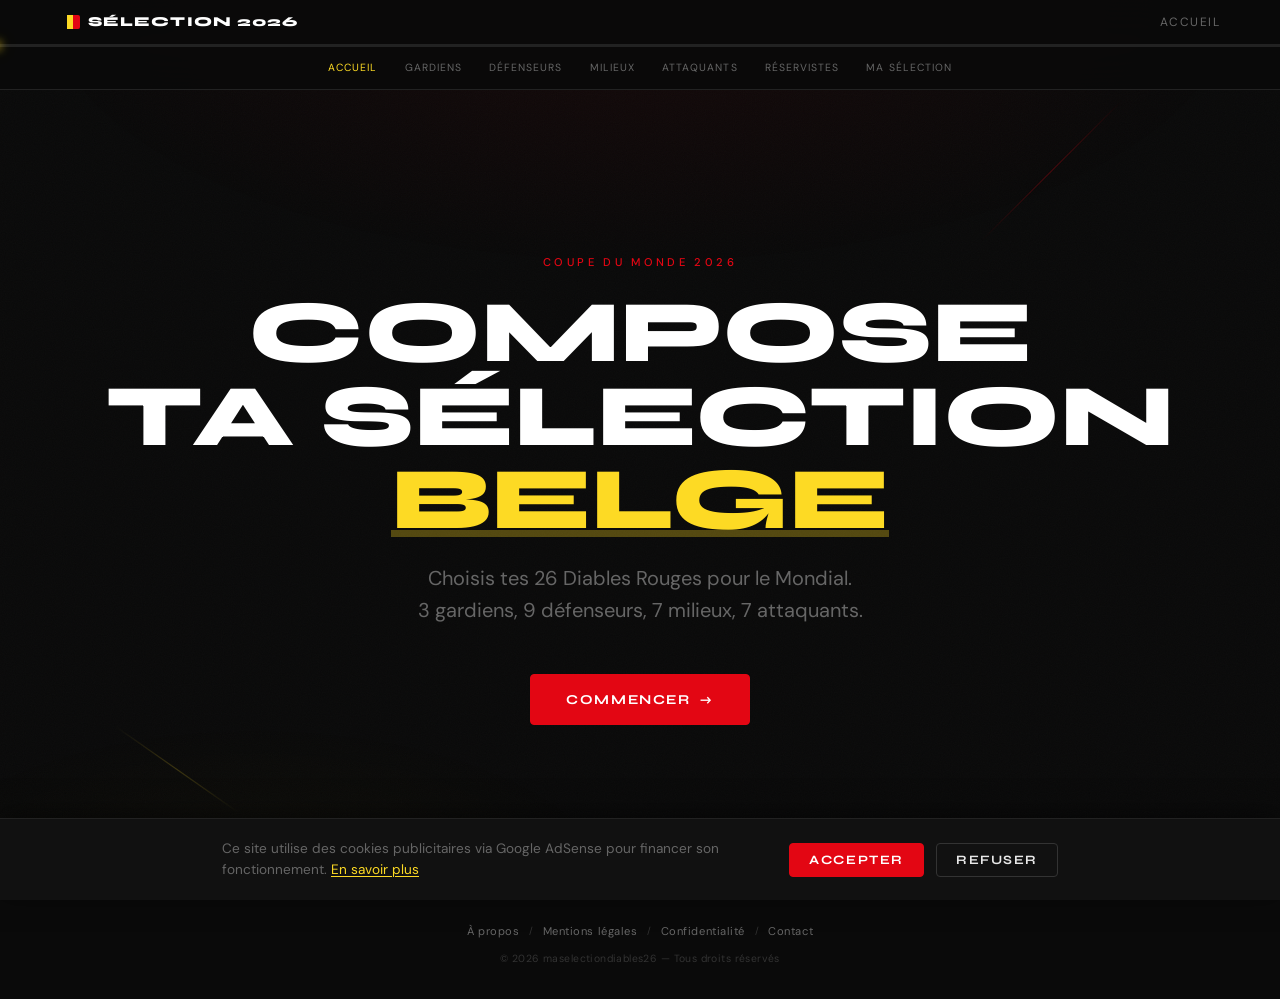
<file: index.html>
<!DOCTYPE html>
<html lang="fr">
<head>
  <meta charset="UTF-8">
  <meta name="viewport" content="width=device-width, initial-scale=1.0">
  <title>Compose ta sélection belge pour le Mondial 2026 🇧🇪</title>
  <meta name="description" content="Choisis tes 26 joueurs pour la sélection belge au Mondial 2026. Compose ton équipe de Diables Rouges et partage-la sur les réseaux sociaux !">

  <!-- Open Graph -->
  <meta property="og:title" content="Ma sélection belge pour le Mondial 2026 🇧🇪⚽">
  <meta property="og:description" content="J'ai composé ma sélection de 26 Diables Rouges pour la Coupe du Monde 2026. Et toi, qui emmènes-tu ?">
  <meta property="og:image" content="https://maselectiondiables26.com/assets/og-image.png">
  <meta property="og:image:width" content="1200">
  <meta property="og:image:height" content="630">
  <meta property="og:image:type" content="image/png">
  <meta property="og:url" content="https://maselectiondiables26.com/">
  <meta property="og:type" content="website">
  <meta property="og:locale" content="fr_BE">
  <meta property="og:site_name" content="Ma Sélection Belge 2026">

  <!-- Twitter Card -->
  <meta name="twitter:card" content="summary_large_image">
  <meta name="twitter:title" content="Ma sélection belge pour le Mondial 2026 🇧🇪⚽">
  <meta name="twitter:description" content="J'ai composé ma sélection de 26 Diables Rouges pour la Coupe du Monde 2026.">
  <meta name="twitter:image" content="https://maselectiondiables26.com/assets/og-image.png">
  <meta name="twitter:image:alt" content="Compose ta sélection belge — Coupe du Monde 2026">

  <!-- SEO -->
  <link rel="canonical" href="https://maselectiondiables26.com/">
  <meta name="robots" content="index, follow">
  <meta name="theme-color" content="#0A0A0A">

  <!-- Structured Data -->
  <script type="application/ld+json">
  {
    "@context": "https://schema.org",
    "@type": "WebApplication",
    "name": "Compose ta sélection belge — Coupe du Monde 2026",
    "description": "Choisis tes 26 Diables Rouges pour le Mondial 2026 et partage ta sélection.",
    "url": "https://maselectiondiables26.com",
    "applicationCategory": "GameApplication",
    "operatingSystem": "Web",
    "inLanguage": "fr-BE",
    "image": "https://maselectiondiables26.com/assets/og-image.png",
    "author": {
      "@type": "Person",
      "name": "Cesar"
    },
    "offers": {
      "@type": "Offer",
      "price": "0",
      "priceCurrency": "EUR"
    }
  }
  </script>

  <!-- Favicon (Belgian tricolor) -->
  <link rel="icon" href="data:image/svg+xml,<svg xmlns='http://www.w3.org/2000/svg' viewBox='0 0 32 32'><rect x='0' y='0' width='11' height='32' fill='%230A0A0A'/><rect x='11' y='0' width='10' height='32' fill='%23FDDA24'/><rect x='21' y='0' width='11' height='32' fill='%23E30613'/></svg>">

  <!-- Google Fonts -->
  <link rel="preconnect" href="https://fonts.googleapis.com">
  <link rel="preconnect" href="https://fonts.gstatic.com" crossorigin>
  <link href="https://fonts.googleapis.com/css2?family=Syne:wght@600;700;800&family=DM+Sans:wght@400;500;600;700&display=swap" rel="stylesheet">

  <!-- Google AdSense -->
  <script async src="https://pagead2.googlesyndication.com/pagead/js/adsbygoogle.js?client=ca-pub-1196559165214386"
     crossorigin="anonymous"></script>

  <!-- Google Tag Manager -->
  <script>(function(w,d,s,l,i){w[l]=w[l]||[];w[l].push({'gtm.start':
  new Date().getTime(),event:'gtm.js'});var f=d.getElementsByTagName(s)[0],
  j=d.createElement(s),dl=l!='dataLayer'?'&l='+l:'';j.async=true;j.src=
  'https://www.googletagmanager.com/gtm.js?id='+i+dl;f.parentNode.insertBefore(j,f);
  })(window,document,'script','dataLayer','GTM-NKHGBL9X');</script>
  <!-- End Google Tag Manager -->

  <!-- Styles -->
  <link rel="stylesheet" href="css/style.min.css">
</head>
<body>
<!-- Google Tag Manager (noscript) -->
<noscript><iframe src="https://www.googletagmanager.com/ns.html?id=GTM-NKHGBL9X"
height="0" width="0" style="display:none;visibility:hidden"></iframe></noscript>
<!-- End Google Tag Manager (noscript) -->

<div class="app-container">

  <!-- ═══ HEADER ═══ -->
  <header class="site-header">
    <div class="header-inner">
      <div class="header-logo">
        <span class="flag" aria-hidden="true"><span class="f-black"></span><span class="f-yellow"></span><span class="f-red"></span></span>
        Sélection 2026
      </div>
      <span class="header-step-label" aria-live="polite">Accueil</span>
    </div>
    <div class="progress-bar-container" role="progressbar" aria-valuemin="0" aria-valuemax="100" aria-valuenow="0">
      <div class="progress-bar-fill" style="width: 0%"></div>
    </div>
    <nav class="progress-steps" aria-label="Étapes de sélection">
      <span class="progress-step active" data-step="0">Accueil</span>
      <span class="progress-step" data-step="1">Gardiens</span>
      <span class="progress-step" data-step="2">Défenseurs</span>
      <span class="progress-step" data-step="3">Milieux</span>
      <span class="progress-step" data-step="4">Attaquants</span>
      <span class="progress-step" data-step="5">Réservistes</span>
      <span class="progress-step" data-step="6">Ma sélection</span>
    </nav>
  </header>

  <!-- ═══ HOME SECTION ═══ -->
  <section id="home-section" class="home-section active" aria-label="Page d'accueil">
    <p class="home-overline">Coupe du Monde 2026</p>
    <h1 class="home-title">
      Compose<br>
      ta sélection<br>
      <span class="highlight">belge</span>
    </h1>
    <p class="home-subtitle">
      Choisis tes 26 Diables Rouges pour le Mondial.<br>
      3 gardiens, 9 défenseurs, 7 milieux, 7 attaquants.
    </p>
    <div class="home-cta">
      <button class="btn btn-primary" id="start-btn">
        <span>Commencer</span>
        <span class="arrow">&rarr;</span>
      </button>
    </div>
    <!-- ═══ AD: LEADERBOARD ═══ -->
    <div class="ad-slot ad-leaderboard" aria-hidden="true"></div>
  </section>

  <!-- ═══ STEPS CONTAINER (dynamically rendered) ═══ -->
  <main id="steps-container"></main>

  <!-- ═══ FOOTER ═══ -->
  <footer class="site-footer">
    <nav class="footer-links" aria-label="Liens légaux">
      <a href="a-propos.html">À propos</a>
      <span class="footer-sep" aria-hidden="true">/</span>
      <a href="mentions-legales.html">Mentions légales</a>
      <span class="footer-sep" aria-hidden="true">/</span>
      <a href="confidentialite.html">Confidentialité</a>
      <span class="footer-sep" aria-hidden="true">/</span>
      <a href="contact.html">Contact</a>
    </nav>
    <p class="footer-copy">&copy; 2026 maselectiondiables26 — Tous droits réservés</p>
  </footer>

</div>

<!-- Cookie consent banner -->
<div id="cookie-banner" class="cookie-banner" role="dialog" aria-label="Consentement cookies" hidden>
  <div class="cookie-inner">
    <p class="cookie-text">Ce site utilise des cookies publicitaires via Google AdSense pour financer son fonctionnement. <a href="confidentialite.html">En savoir plus</a></p>
    <div class="cookie-actions">
      <button class="btn btn-primary cookie-accept" id="cookie-accept">Accepter</button>
      <button class="btn btn-secondary cookie-refuse" id="cookie-refuse">Refuser</button>
    </div>
  </div>
</div>

<!-- Data & App -->
<script src="js/data.min.js"></script>
<script src="js/app.min.js"></script>
<script src="js/cookies.min.js"></script>

</body>
</html>
</file>
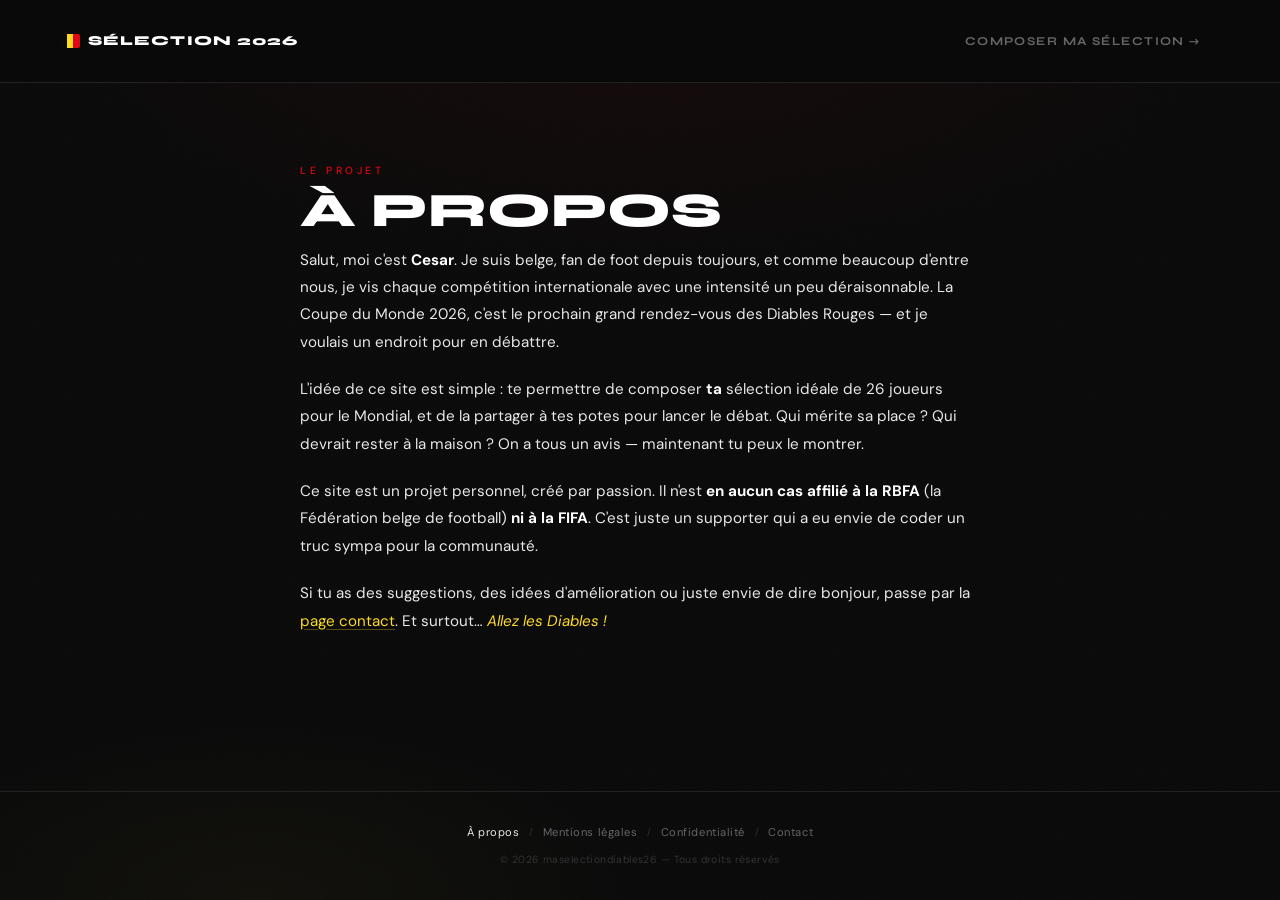
<file: a-propos.html>
<!DOCTYPE html>
<html lang="fr">
<head>
  <meta charset="UTF-8">
  <meta name="viewport" content="width=device-width, initial-scale=1.0">
  <title>À propos — Ma Sélection Belge 2026</title>
  <meta name="description" content="Découvrez le projet Ma Sélection Belge 2026. Un site créé par Cesar, fan de foot belge, pour débattre des 26 Diables Rouges à emmener au Mondial.">
  <link rel="canonical" href="https://maselectiondiables26.com/a-propos.html">
  <meta property="og:title" content="À propos — Ma Sélection Belge 2026">
  <meta property="og:description" content="Un projet de passion pour composer et partager ta sélection de Diables Rouges pour le Mondial 2026.">
  <meta property="og:url" content="https://maselectiondiables26.com/a-propos.html">
  <meta property="og:type" content="website">
  <meta property="og:image" content="https://maselectiondiables26.com/assets/og-image.png">
  <link rel="icon" href="data:image/svg+xml,<svg xmlns='http://www.w3.org/2000/svg' viewBox='0 0 32 32'><rect x='0' y='0' width='11' height='32' fill='%230A0A0A'/><rect x='11' y='0' width='10' height='32' fill='%23FDDA24'/><rect x='21' y='0' width='11' height='32' fill='%23E30613'/></svg>">
  <link rel="preconnect" href="https://fonts.googleapis.com">
  <link rel="preconnect" href="https://fonts.gstatic.com" crossorigin>
  <link href="https://fonts.googleapis.com/css2?family=Syne:wght@600;700;800&family=DM+Sans:wght@400;500;600;700&display=swap" rel="stylesheet">
  <link rel="stylesheet" href="css/style.css">
</head>
<body>

<div class="app-container">

  <header class="site-header site-header--legal">
    <div class="header-inner">
      <a href="index.html" class="header-logo">
        <span class="flag" aria-hidden="true"><span class="f-black"></span><span class="f-yellow"></span><span class="f-red"></span></span>
        Sélection 2026
      </a>
      <a href="index.html" class="btn btn-ghost header-back">Composer ma sélection &rarr;</a>
    </div>
  </header>

  <main class="legal-page">
    <div class="legal-container">
      <p class="legal-overline">Le projet</p>
      <h1 class="legal-title">À propos</h1>

      <div class="legal-content">
        <p>Salut, moi c'est <strong>Cesar</strong>. Je suis belge, fan de foot depuis toujours, et comme beaucoup d'entre nous, je vis chaque compétition internationale avec une intensité un peu déraisonnable. La Coupe du Monde 2026, c'est le prochain grand rendez-vous des Diables Rouges — et je voulais un endroit pour en débattre.</p>

        <p>L'idée de ce site est simple : te permettre de composer <strong>ta</strong> sélection idéale de 26 joueurs pour le Mondial, et de la partager à tes potes pour lancer le débat. Qui mérite sa place ? Qui devrait rester à la maison ? On a tous un avis — maintenant tu peux le montrer.</p>

        <p>Ce site est un projet personnel, créé par passion. Il n'est <strong>en aucun cas affilié à la RBFA</strong> (la Fédération belge de football) <strong>ni à la FIFA</strong>. C'est juste un supporter qui a eu envie de coder un truc sympa pour la communauté.</p>

        <p>Si tu as des suggestions, des idées d'amélioration ou juste envie de dire bonjour, passe par la <a href="contact.html">page contact</a>. Et surtout… <em>Allez les Diables !</em></p>
      </div>
    </div>
  </main>

  <footer class="site-footer">
    <nav class="footer-links" aria-label="Liens légaux">
      <a href="a-propos.html" aria-current="page">À propos</a>
      <span class="footer-sep" aria-hidden="true">/</span>
      <a href="mentions-legales.html">Mentions légales</a>
      <span class="footer-sep" aria-hidden="true">/</span>
      <a href="confidentialite.html">Confidentialité</a>
      <span class="footer-sep" aria-hidden="true">/</span>
      <a href="contact.html">Contact</a>
    </nav>
    <p class="footer-copy">&copy; 2026 maselectiondiables26 — Tous droits réservés</p>
  </footer>

</div>

</body>
</html>
</file>
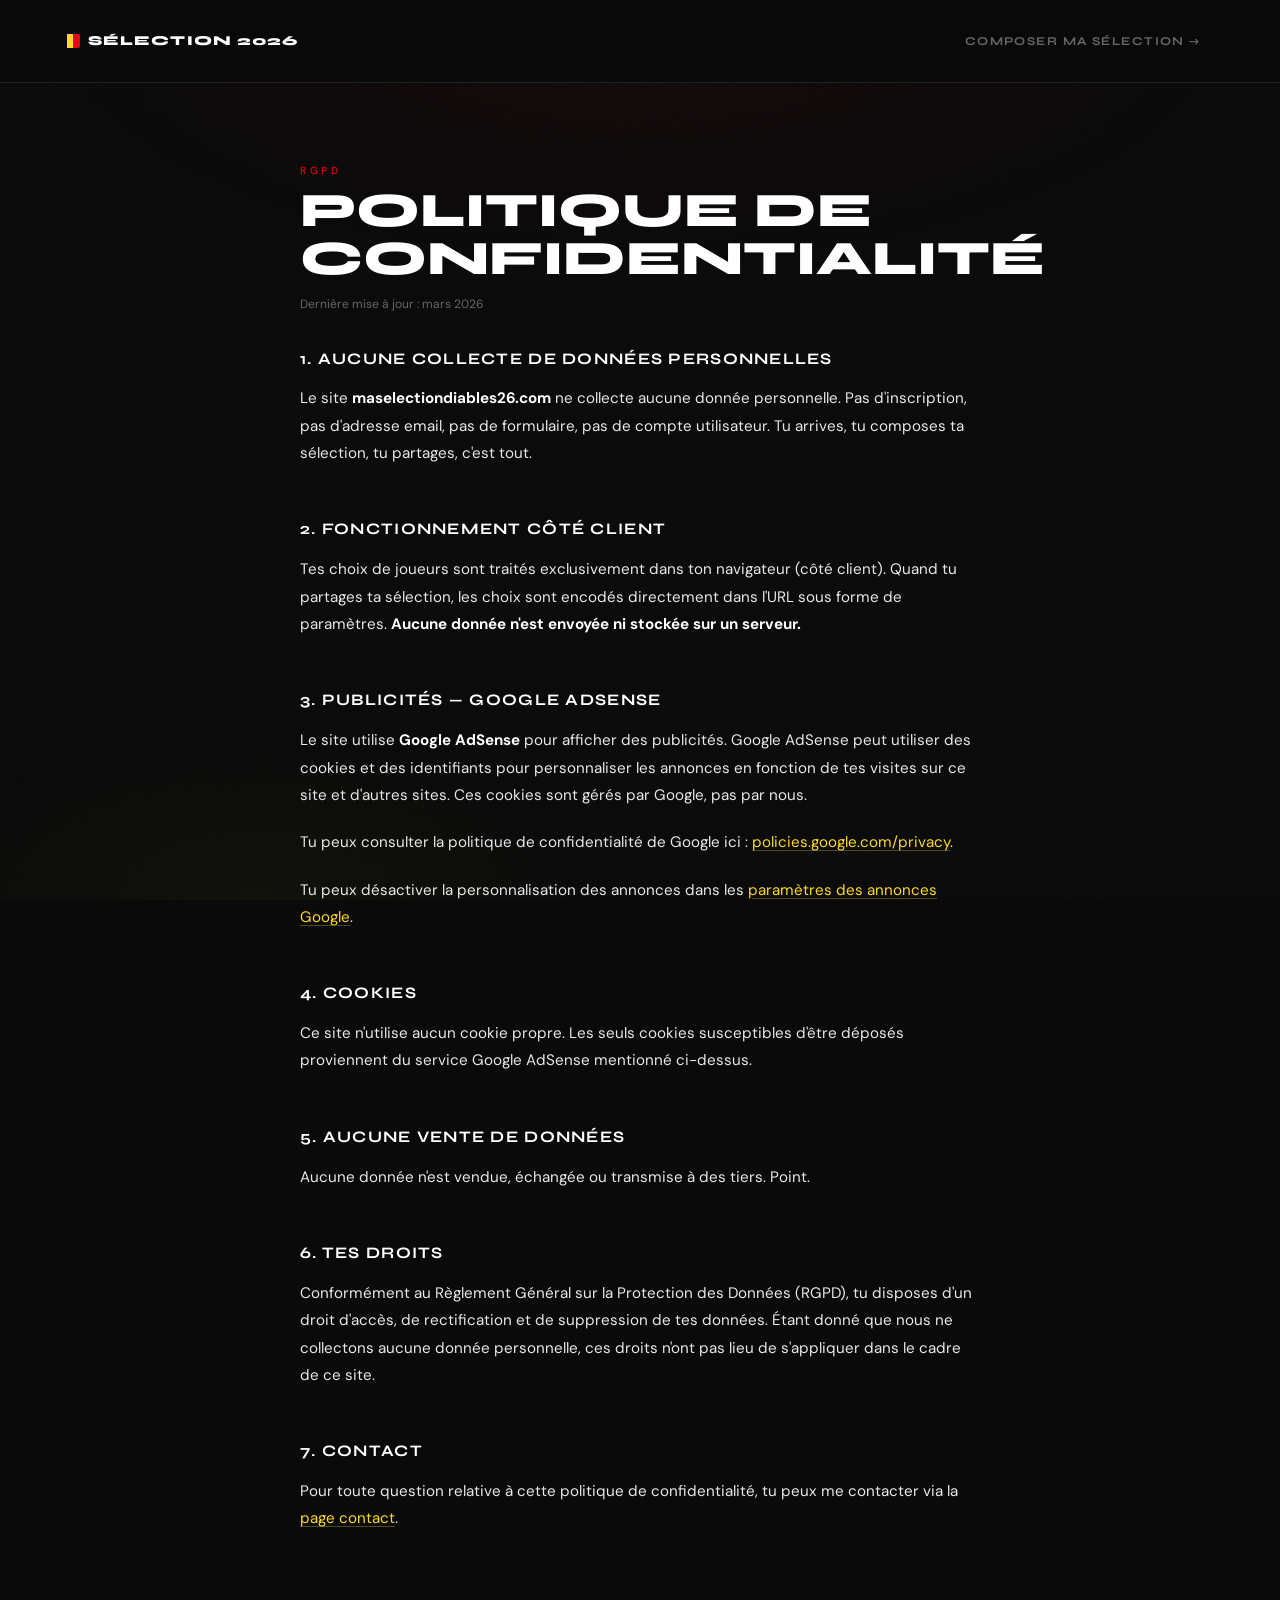
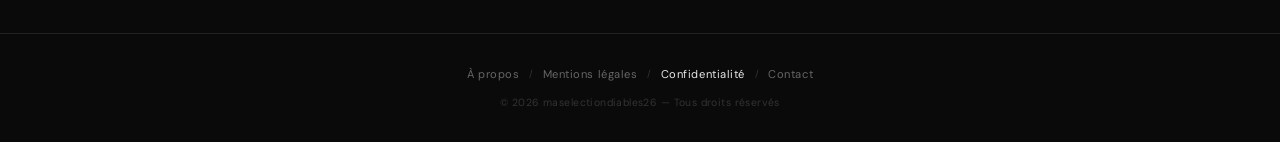
<file: confidentialite.html>
<!DOCTYPE html>
<html lang="fr">
<head>
  <meta charset="UTF-8">
  <meta name="viewport" content="width=device-width, initial-scale=1.0">
  <title>Politique de confidentialité — Ma Sélection Belge 2026</title>
  <meta name="description" content="Politique de confidentialité du site Compose ta sélection belge pour le Mondial 2026. Aucune donnée personnelle collectée, tout fonctionne côté client.">
  <link rel="canonical" href="https://maselectiondiables26.com/confidentialite.html">
  <meta property="og:title" content="Confidentialité — Ma Sélection Belge 2026">
  <meta property="og:description" content="Politique de confidentialité. Aucune donnée personnelle collectée.">
  <meta property="og:url" content="https://maselectiondiables26.com/confidentialite.html">
  <meta property="og:type" content="website">
  <meta property="og:image" content="https://maselectiondiables26.com/assets/og-image.png">
  <link rel="icon" href="data:image/svg+xml,<svg xmlns='http://www.w3.org/2000/svg' viewBox='0 0 32 32'><rect x='0' y='0' width='11' height='32' fill='%230A0A0A'/><rect x='11' y='0' width='10' height='32' fill='%23FDDA24'/><rect x='21' y='0' width='11' height='32' fill='%23E30613'/></svg>">
  <link rel="preconnect" href="https://fonts.googleapis.com">
  <link rel="preconnect" href="https://fonts.gstatic.com" crossorigin>
  <link href="https://fonts.googleapis.com/css2?family=Syne:wght@600;700;800&family=DM+Sans:wght@400;500;600;700&display=swap" rel="stylesheet">
  <link rel="stylesheet" href="css/style.css">
</head>
<body>

<div class="app-container">

  <header class="site-header site-header--legal">
    <div class="header-inner">
      <a href="index.html" class="header-logo">
        <span class="flag" aria-hidden="true"><span class="f-black"></span><span class="f-yellow"></span><span class="f-red"></span></span>
        Sélection 2026
      </a>
      <a href="index.html" class="btn btn-ghost header-back">Composer ma sélection &rarr;</a>
    </div>
  </header>

  <main class="legal-page">
    <div class="legal-container">
      <p class="legal-overline">RGPD</p>
      <h1 class="legal-title">Politique de confidentialité</h1>
      <p class="legal-updated">Dernière mise à jour : mars 2026</p>

      <div class="legal-content">

        <h2>1. Aucune collecte de données personnelles</h2>
        <p>Le site <strong>maselectiondiables26.com</strong> ne collecte aucune donnée personnelle. Pas d'inscription, pas d'adresse email, pas de formulaire, pas de compte utilisateur. Tu arrives, tu composes ta sélection, tu partages, c'est tout.</p>

        <h2>2. Fonctionnement côté client</h2>
        <p>Tes choix de joueurs sont traités exclusivement dans ton navigateur (côté client). Quand tu partages ta sélection, les choix sont encodés directement dans l'URL sous forme de paramètres. <strong>Aucune donnée n'est envoyée ni stockée sur un serveur.</strong></p>

        <h2>3. Publicités — Google AdSense</h2>
        <p>Le site utilise <strong>Google AdSense</strong> pour afficher des publicités. Google AdSense peut utiliser des cookies et des identifiants pour personnaliser les annonces en fonction de tes visites sur ce site et d'autres sites. Ces cookies sont gérés par Google, pas par nous.</p>
        <p>Tu peux consulter la politique de confidentialité de Google ici : <a href="https://policies.google.com/privacy" target="_blank" rel="noopener noreferrer">policies.google.com/privacy</a>.</p>
        <p>Tu peux désactiver la personnalisation des annonces dans les <a href="https://adssettings.google.com" target="_blank" rel="noopener noreferrer">paramètres des annonces Google</a>.</p>

        <h2>4. Cookies</h2>
        <p>Ce site n'utilise aucun cookie propre. Les seuls cookies susceptibles d'être déposés proviennent du service Google AdSense mentionné ci-dessus.</p>

        <h2>5. Aucune vente de données</h2>
        <p>Aucune donnée n'est vendue, échangée ou transmise à des tiers. Point.</p>

        <h2>6. Tes droits</h2>
        <p>Conformément au Règlement Général sur la Protection des Données (RGPD), tu disposes d'un droit d'accès, de rectification et de suppression de tes données. Étant donné que nous ne collectons aucune donnée personnelle, ces droits n'ont pas lieu de s'appliquer dans le cadre de ce site.</p>

        <h2>7. Contact</h2>
        <p>Pour toute question relative à cette politique de confidentialité, tu peux me contacter via la <a href="contact.html">page contact</a>.</p>

      </div>
    </div>
  </main>

  <footer class="site-footer">
    <nav class="footer-links" aria-label="Liens légaux">
      <a href="a-propos.html">À propos</a>
      <span class="footer-sep" aria-hidden="true">/</span>
      <a href="mentions-legales.html">Mentions légales</a>
      <span class="footer-sep" aria-hidden="true">/</span>
      <a href="confidentialite.html" aria-current="page">Confidentialité</a>
      <span class="footer-sep" aria-hidden="true">/</span>
      <a href="contact.html">Contact</a>
    </nav>
    <p class="footer-copy">&copy; 2026 maselectiondiables26 — Tous droits réservés</p>
  </footer>

</div>

</body>
</html>
</file>
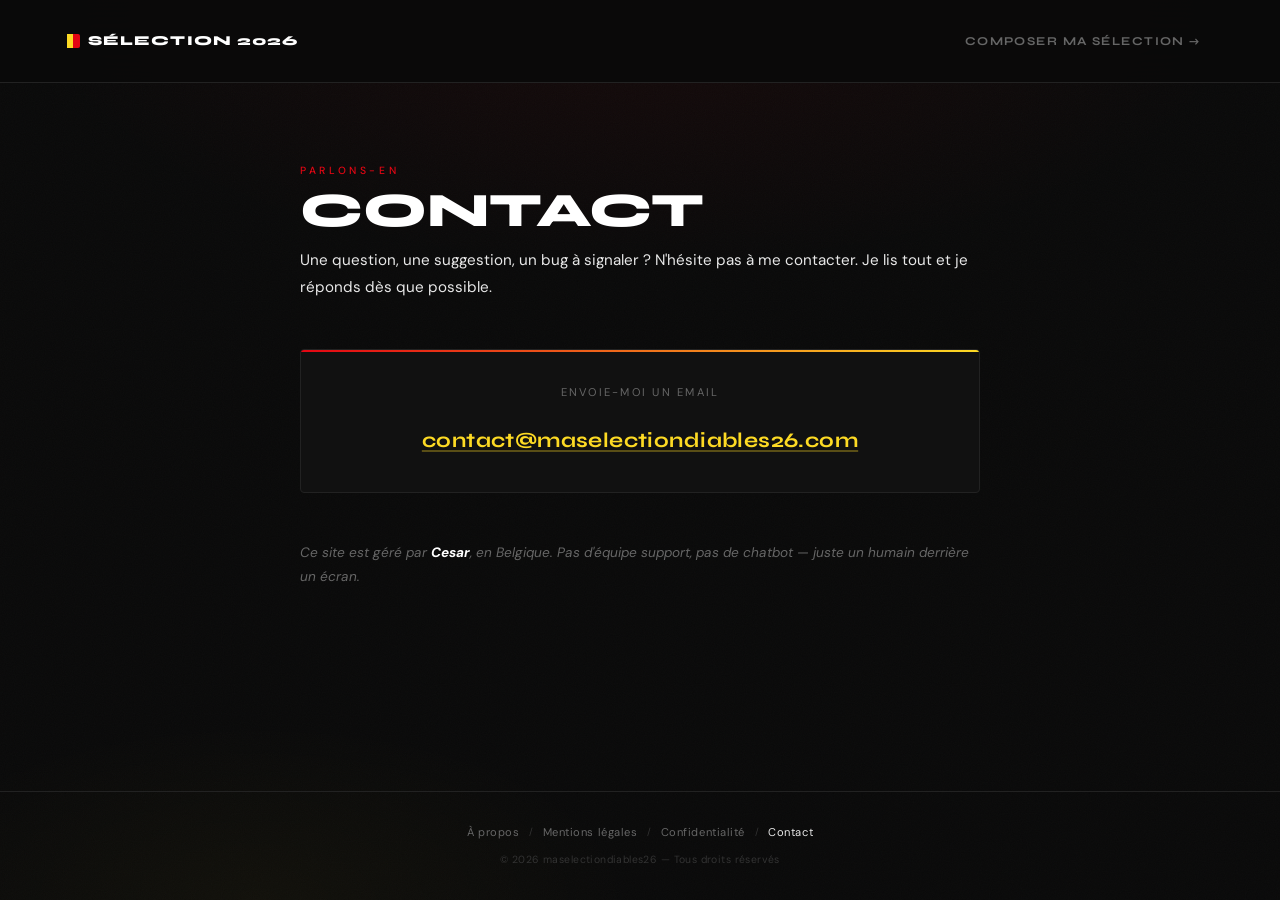
<file: contact.html>
<!DOCTYPE html>
<html lang="fr">
<head>
  <meta charset="UTF-8">
  <meta name="viewport" content="width=device-width, initial-scale=1.0">
  <title>Contact — Ma Sélection Belge 2026</title>
  <meta name="description" content="Une question, une suggestion ou un bug ? Contacte Cesar par email pour tout ce qui concerne le site Ma Sélection Belge 2026.">
  <link rel="canonical" href="https://maselectiondiables26.com/contact.html">
  <meta property="og:title" content="Contact — Ma Sélection Belge 2026">
  <meta property="og:description" content="Contacte-nous pour toute question sur le site Ma Sélection Belge 2026.">
  <meta property="og:url" content="https://maselectiondiables26.com/contact.html">
  <meta property="og:type" content="website">
  <meta property="og:image" content="https://maselectiondiables26.com/assets/og-image.png">
  <link rel="icon" href="data:image/svg+xml,<svg xmlns='http://www.w3.org/2000/svg' viewBox='0 0 32 32'><rect x='0' y='0' width='11' height='32' fill='%230A0A0A'/><rect x='11' y='0' width='10' height='32' fill='%23FDDA24'/><rect x='21' y='0' width='11' height='32' fill='%23E30613'/></svg>">
  <link rel="preconnect" href="https://fonts.googleapis.com">
  <link rel="preconnect" href="https://fonts.gstatic.com" crossorigin>
  <link href="https://fonts.googleapis.com/css2?family=Syne:wght@600;700;800&family=DM+Sans:wght@400;500;600;700&display=swap" rel="stylesheet">
  <link rel="stylesheet" href="css/style.css">
</head>
<body>

<div class="app-container">

  <header class="site-header site-header--legal">
    <div class="header-inner">
      <a href="index.html" class="header-logo">
        <span class="flag" aria-hidden="true"><span class="f-black"></span><span class="f-yellow"></span><span class="f-red"></span></span>
        Sélection 2026
      </a>
      <a href="index.html" class="btn btn-ghost header-back">Composer ma sélection &rarr;</a>
    </div>
  </header>

  <main class="legal-page">
    <div class="legal-container">
      <p class="legal-overline">Parlons-en</p>
      <h1 class="legal-title">Contact</h1>

      <div class="legal-content">
        <p>Une question, une suggestion, un bug à signaler ? N'hésite pas à me contacter. Je lis tout et je réponds dès que possible.</p>

        <div class="contact-card">
          <p class="contact-label">Envoie-moi un email</p>
          <a href="mailto:contact@maselectiondiables26.com" class="contact-email">contact@maselectiondiables26.com</a>
        </div>

        <p class="contact-note">Ce site est géré par <strong>Cesar</strong>, en Belgique. Pas d'équipe support, pas de chatbot — juste un humain derrière un écran.</p>
      </div>
    </div>
  </main>

  <footer class="site-footer">
    <nav class="footer-links" aria-label="Liens légaux">
      <a href="a-propos.html">À propos</a>
      <span class="footer-sep" aria-hidden="true">/</span>
      <a href="mentions-legales.html">Mentions légales</a>
      <span class="footer-sep" aria-hidden="true">/</span>
      <a href="confidentialite.html">Confidentialité</a>
      <span class="footer-sep" aria-hidden="true">/</span>
      <a href="contact.html" aria-current="page">Contact</a>
    </nav>
    <p class="footer-copy">&copy; 2026 maselectiondiables26 — Tous droits réservés</p>
  </footer>

</div>

</body>
</html>
</file>
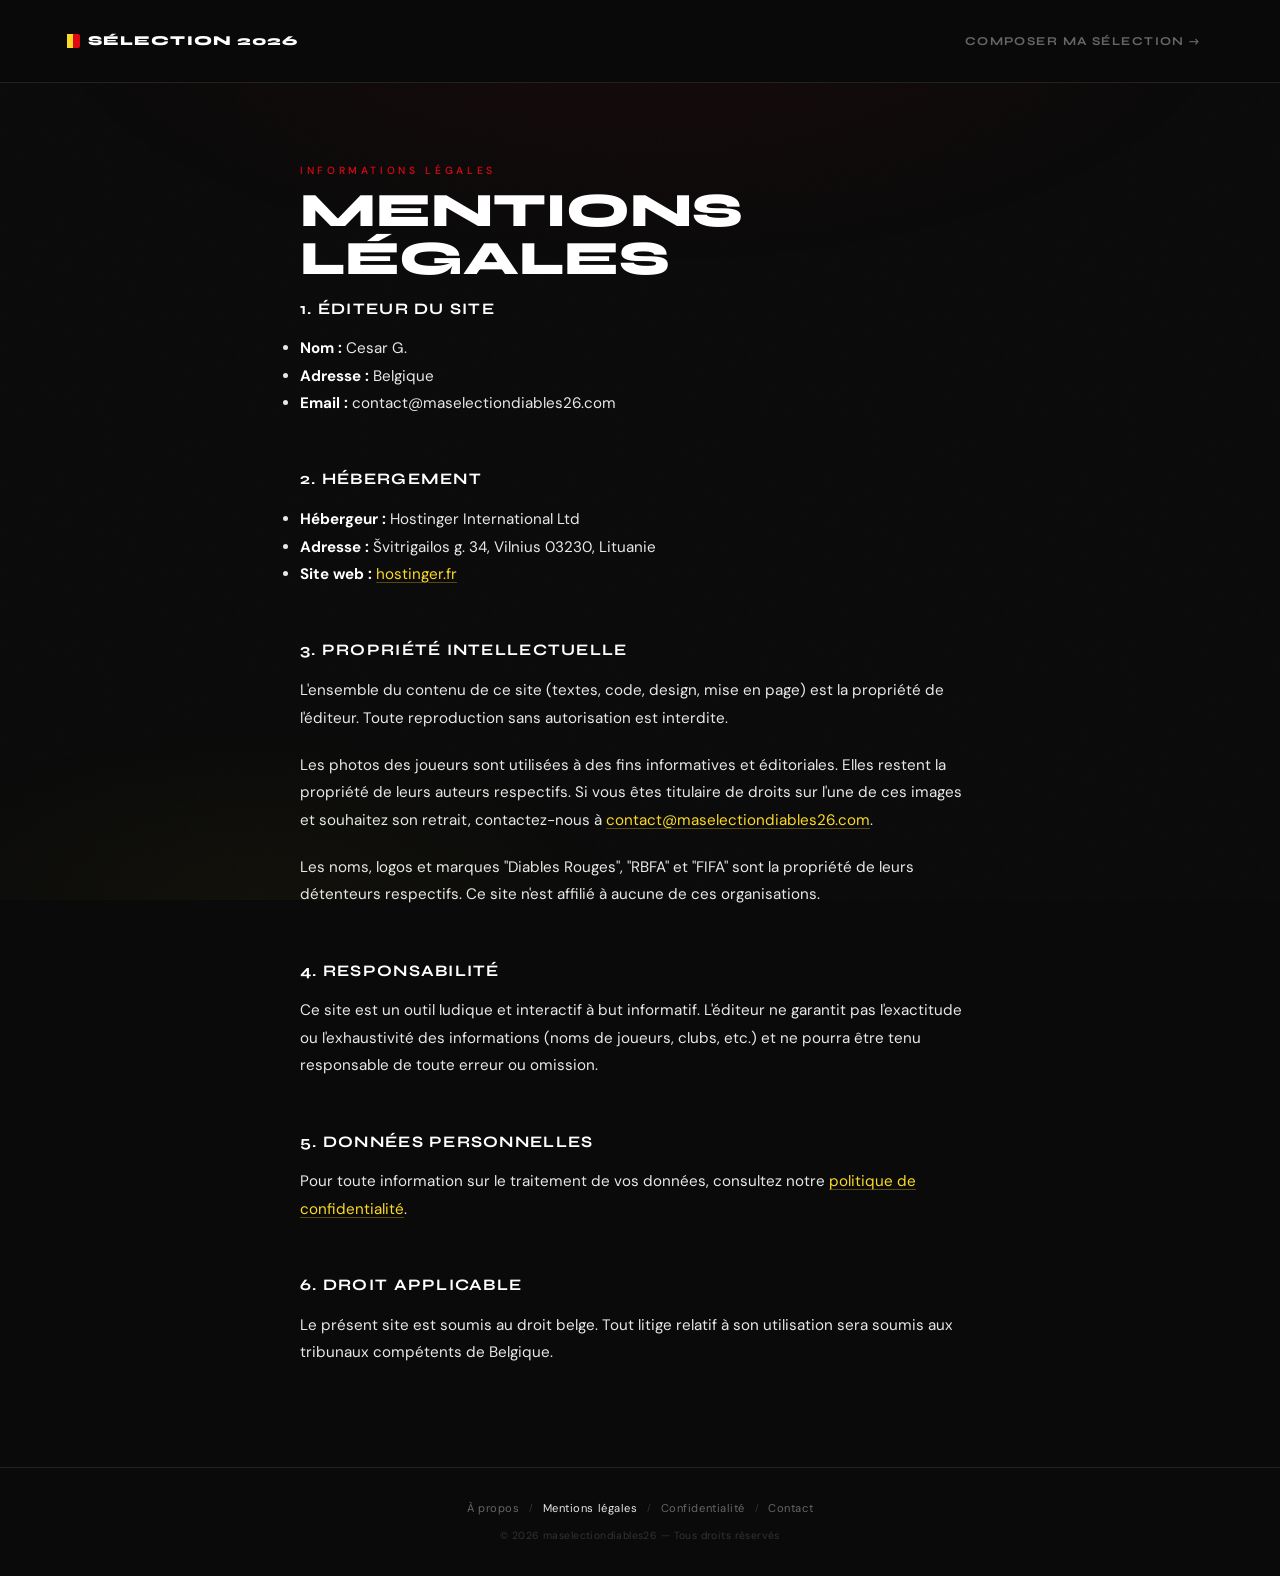
<file: mentions-legales.html>
<!DOCTYPE html>
<html lang="fr">
<head>
  <meta charset="UTF-8">
  <meta name="viewport" content="width=device-width, initial-scale=1.0">
  <title>Mentions légales — Ma Sélection Belge 2026</title>
  <meta name="description" content="Mentions légales du site Ma Sélection Belge 2026. Informations sur l'éditeur, l'hébergement et les conditions d'utilisation.">
  <link rel="canonical" href="https://maselectiondiables26.com/mentions-legales.html">
  <meta property="og:title" content="Mentions légales — Ma Sélection Belge 2026">
  <meta property="og:description" content="Mentions légales du site Ma Sélection Belge 2026.">
  <meta property="og:url" content="https://maselectiondiables26.com/mentions-legales.html">
  <meta property="og:type" content="website">
  <meta property="og:image" content="https://maselectiondiables26.com/assets/og-image.png">
  <link rel="icon" href="data:image/svg+xml,<svg xmlns='http://www.w3.org/2000/svg' viewBox='0 0 32 32'><rect x='0' y='0' width='11' height='32' fill='%230A0A0A'/><rect x='11' y='0' width='10' height='32' fill='%23FDDA24'/><rect x='21' y='0' width='11' height='32' fill='%23E30613'/></svg>">
  <link rel="preconnect" href="https://fonts.googleapis.com">
  <link rel="preconnect" href="https://fonts.gstatic.com" crossorigin>
  <link href="https://fonts.googleapis.com/css2?family=Syne:wght@600;700;800&family=DM+Sans:wght@400;500;600;700&display=swap" rel="stylesheet">
  <link rel="stylesheet" href="css/style.css">
</head>
<body>

<div class="app-container">

  <header class="site-header site-header--legal">
    <div class="header-inner">
      <a href="index.html" class="header-logo">
        <span class="flag" aria-hidden="true"><span class="f-black"></span><span class="f-yellow"></span><span class="f-red"></span></span>
        Sélection 2026
      </a>
      <a href="index.html" class="btn btn-ghost header-back">Composer ma sélection &rarr;</a>
    </div>
  </header>

  <main class="legal-page">
    <div class="legal-container">
      <p class="legal-overline">Informations légales</p>
      <h1 class="legal-title">Mentions légales</h1>

      <div class="legal-content">

        <h2>1. Éditeur du site</h2>
        <ul class="legal-list">
          <li><strong>Nom :</strong> Cesar G.</li>
          <li><strong>Adresse :</strong> Belgique </li>
          <li><strong>Email :</strong> contact@maselectiondiables26.com</li>
        </ul>

        <h2>2. Hébergement</h2>
        <ul class="legal-list">
          <li><strong>Hébergeur :</strong> Hostinger International Ltd</li>
          <li><strong>Adresse :</strong> Švitrigailos g. 34, Vilnius 03230, Lituanie</li>
          <li><strong>Site web :</strong> <a href="https://www.hostinger.fr" target="_blank" rel="noopener noreferrer">hostinger.fr</a></li>
        </ul>

        <h2>3. Propriété intellectuelle</h2>
        <p>L'ensemble du contenu de ce site (textes, code, design, mise en page) est la propriété de l'éditeur. Toute reproduction sans autorisation est interdite.</p>
        <p>Les photos des joueurs sont utilisées à des fins informatives et éditoriales. Elles restent la propriété de leurs auteurs respectifs. Si vous êtes titulaire de droits sur l'une de ces images et souhaitez son retrait, contactez-nous à <a href="mailto:contact@maselectiondiables26.com">contact@maselectiondiables26.com</a>.</p>
        <p>Les noms, logos et marques "Diables Rouges", "RBFA" et "FIFA" sont la propriété de leurs détenteurs respectifs. Ce site n'est affilié à aucune de ces organisations.</p>

        <h2>4. Responsabilité</h2>
        <p>Ce site est un outil ludique et interactif à but informatif. L'éditeur ne garantit pas l'exactitude ou l'exhaustivité des informations (noms de joueurs, clubs, etc.) et ne pourra être tenu responsable de toute erreur ou omission.</p>

        <h2>5. Données personnelles</h2>
        <p>Pour toute information sur le traitement de vos données, consultez notre <a href="confidentialite.html">politique de confidentialité</a>.</p>

        <h2>6. Droit applicable</h2>
        <p>Le présent site est soumis au droit belge. Tout litige relatif à son utilisation sera soumis aux tribunaux compétents de Belgique.</p>

      </div>
    </div>
  </main>

  <footer class="site-footer">
    <nav class="footer-links" aria-label="Liens légaux">
      <a href="a-propos.html">À propos</a>
      <span class="footer-sep" aria-hidden="true">/</span>
      <a href="mentions-legales.html" aria-current="page">Mentions légales</a>
      <span class="footer-sep" aria-hidden="true">/</span>
      <a href="confidentialite.html">Confidentialité</a>
      <span class="footer-sep" aria-hidden="true">/</span>
      <a href="contact.html">Contact</a>
    </nav>
    <p class="footer-copy">&copy; 2026 maselectiondiables26 — Tous droits réservés</p>
  </footer>

</div>

</body>
</html>
</file>
<file: css/style.css>
/* ═══════════════════════════════════════════════════════════
   SÉLECTION BELGE — MONDIAL 2026
   Aesthetic: Editorial Stadium Noir
   ═══════════════════════════════════════════════════════════ */

/* ─── CSS VARIABLES ─────────────────────────────────────── */
:root {
  --noir:        #0A0A0A;
  --noir-card:   #111111;
  --noir-elevated: #181818;
  --rouge:       #E30613;
  --rouge-dark:  #B8050F;
  --jaune:       #FDDA24;
  --jaune-dim:   #C4A91C;
  --blanc:       #FFFFFF;
  --blanc-casse: #E8E8E8;
  --gris:        #666666;
  --gris-fonce:  #333333;
  --gris-border: #222222;

  --font-display: 'Syne', sans-serif;
  --font-body:    'DM Sans', sans-serif;

  --ease-out-expo: cubic-bezier(0.16, 1, 0.3, 1);
  --ease-out-back: cubic-bezier(0.34, 1.56, 0.64, 1);

  --container-max: 1200px;
  --card-radius: 4px;
  --spacing-xs: 0.5rem;
  --spacing-sm: 0.75rem;
  --spacing-md: 1.25rem;
  --spacing-lg: 2rem;
  --spacing-xl: 3rem;
  --spacing-2xl: 5rem;
}

/* ─── RESET & BASE ──────────────────────────────────────── */
*, *::before, *::after {
  margin: 0;
  padding: 0;
  box-sizing: border-box;
}

html {
  font-size: 16px;
  scroll-behavior: smooth;
  -webkit-font-smoothing: antialiased;
  -moz-osx-font-smoothing: grayscale;
}

body {
  font-family: var(--font-body);
  background-color: var(--noir);
  color: var(--blanc-casse);
  min-height: 100vh;
  overflow-x: hidden;
  line-height: 1.5;
}

/* Stadium atmosphere background */
body::before {
  content: '';
  position: fixed;
  top: 0;
  left: 0;
  width: 100%;
  height: 100%;
  background:
    radial-gradient(ellipse 80% 50% at 50% 0%, rgba(227, 6, 19, 0.06) 0%, transparent 60%),
    radial-gradient(ellipse 60% 40% at 20% 100%, rgba(253, 218, 36, 0.03) 0%, transparent 50%);
  pointer-events: none;
  z-index: 0;
}

/* Noise texture overlay */
body::after {
  content: '';
  position: fixed;
  top: 0;
  left: 0;
  width: 100%;
  height: 100%;
  opacity: 0.025;
  background-image: url("data:image/svg+xml,%3Csvg viewBox='0 0 256 256' xmlns='http://www.w3.org/2000/svg'%3E%3Cfilter id='noise'%3E%3CfeTurbulence type='fractalNoise' baseFrequency='0.9' numOctaves='4' stitchTiles='stitch'/%3E%3C/filter%3E%3Crect width='100%25' height='100%25' filter='url(%23noise)'/%3E%3C/svg%3E");
  background-size: 256px 256px;
  pointer-events: none;
  z-index: 0;
}

img {
  max-width: 100%;
  display: block;
}

button {
  font-family: var(--font-body);
  cursor: pointer;
  border: none;
  background: none;
  color: inherit;
}

a {
  color: inherit;
  text-decoration: none;
}

/* ─── AD SLOTS ──────────────────────────────────────────── */
.ad-slot {
  display: none;
  align-items: center;
  justify-content: center;
  background: transparent;
  border: none;
  color: var(--gris);
  font-size: 0.7rem;
  letter-spacing: 0.15em;
  text-transform: uppercase;
  font-family: var(--font-body);
  position: relative;
  z-index: 1;
}

.ad-leaderboard {
  width: 100%;
  max-width: 728px;
  height: 90px;
  margin: var(--spacing-lg) auto 0;
}

.ad-rectangle {
  width: 300px;
  height: 250px;
  margin: var(--spacing-lg) auto;
}

@media (max-width: 768px) {
  .ad-leaderboard {
    max-width: 100%;
    height: 60px;
  }
  .ad-rectangle {
    width: 100%;
    max-width: 300px;
    height: 250px;
  }
}

/* ─── LAYOUT ────────────────────────────────────────────── */
.app-container {
  position: relative;
  z-index: 1;
  min-height: 100vh;
  display: flex;
  flex-direction: column;
}

.container {
  width: 100%;
  max-width: var(--container-max);
  margin: 0 auto;
  padding: 0 var(--spacing-md);
}

/* ─── HEADER / PROGRESS BAR ─────────────────────────────── */
.site-header {
  position: sticky;
  top: 0;
  z-index: 100;
  background: rgba(10, 10, 10, 0.92);
  backdrop-filter: blur(20px);
  -webkit-backdrop-filter: blur(20px);
  border-bottom: 1px solid var(--gris-border);
}

.header-inner {
  display: flex;
  align-items: center;
  justify-content: space-between;
  padding: var(--spacing-sm) var(--spacing-md);
  max-width: var(--container-max);
  margin: 0 auto;
}

.header-logo {
  font-family: var(--font-display);
  font-weight: 800;
  font-size: 0.85rem;
  letter-spacing: 0.08em;
  text-transform: uppercase;
  color: var(--blanc);
  display: flex;
  align-items: center;
  gap: 0.5rem;
}

.header-logo .flag {
  display: inline-flex;
  width: 20px;
  height: 14px;
  border-radius: 2px;
  overflow: hidden;
  flex-shrink: 0;
}

.header-logo .flag span {
  flex: 1;
}

.header-logo .flag .f-black { background: #0A0A0A; }
.header-logo .flag .f-yellow { background: var(--jaune); }
.header-logo .flag .f-red { background: var(--rouge); }

.header-step-label {
  font-size: 0.75rem;
  color: var(--gris);
  text-transform: uppercase;
  letter-spacing: 0.12em;
}

/* Progress bar */
.progress-bar-container {
  width: 100%;
  height: 3px;
  background: var(--gris-border);
  position: relative;
}

.progress-bar-fill {
  height: 100%;
  background: linear-gradient(90deg, var(--rouge) 0%, var(--jaune) 100%);
  transition: width 0.6s var(--ease-out-expo);
  position: relative;
}

.progress-bar-fill::after {
  content: '';
  position: absolute;
  right: 0;
  top: -2px;
  width: 7px;
  height: 7px;
  background: var(--jaune);
  border-radius: 50%;
  box-shadow: 0 0 10px var(--jaune), 0 0 20px rgba(253, 218, 36, 0.3);
}

/* Step indicators */
.progress-steps {
  display: flex;
  justify-content: center;
  gap: var(--spacing-xs);
  padding: var(--spacing-xs) var(--spacing-md);
  max-width: var(--container-max);
  margin: 0 auto;
}

.progress-step {
  font-size: 0.65rem;
  text-transform: uppercase;
  letter-spacing: 0.1em;
  color: var(--gris);
  padding: 0.3rem 0.6rem;
  border-radius: 2px;
  transition: all 0.3s ease;
  white-space: nowrap;
}

.progress-step.active {
  color: var(--jaune);
}

.progress-step.completed {
  color: var(--blanc-casse);
}

/* ─── SECTIONS / STEPS ──────────────────────────────────── */
.step-section {
  display: none;
  opacity: 0;
  transform: translateY(20px);
  min-height: calc(100vh - 100px);
}

.step-section.active {
  display: flex;
  flex-direction: column;
  animation: stepIn 0.5s var(--ease-out-expo) forwards;
}

.step-section.exiting {
  animation: stepOut 0.3s ease forwards;
}

@keyframes stepIn {
  from { opacity: 0; transform: translateY(30px); }
  to   { opacity: 1; transform: translateY(0); }
}

@keyframes stepOut {
  from { opacity: 1; transform: translateY(0); }
  to   { opacity: 0; transform: translateY(-20px); }
}

/* ─── HOME / INTRO ──────────────────────────────────────── */
.home-section {
  display: flex;
  flex-direction: column;
  align-items: center;
  justify-content: center;
  min-height: calc(100vh - 100px);
  text-align: center;
  padding: var(--spacing-2xl) var(--spacing-lg);
  position: relative;
  overflow: hidden;
}

.home-section.active {
  display: flex;
}

/* Decorative diagonal line */
.home-section::before {
  content: '';
  position: absolute;
  top: 10%;
  right: 10%;
  width: 200px;
  height: 1px;
  background: linear-gradient(90deg, transparent, var(--rouge), transparent);
  transform: rotate(-45deg);
  opacity: 0.3;
}

.home-section::after {
  content: '';
  position: absolute;
  bottom: 15%;
  left: 8%;
  width: 150px;
  height: 1px;
  background: linear-gradient(90deg, transparent, var(--jaune), transparent);
  transform: rotate(35deg);
  opacity: 0.2;
}

.home-overline {
  font-family: var(--font-body);
  font-size: 0.7rem;
  font-weight: 500;
  text-transform: uppercase;
  letter-spacing: 0.3em;
  color: var(--rouge);
  margin-bottom: var(--spacing-md);
  animation: fadeUp 0.6s var(--ease-out-expo) 0.1s both;
}

.home-title {
  font-family: var(--font-display);
  font-weight: 800;
  font-size: clamp(2rem, 7.5vw, 5.5rem);
  line-height: 0.95;
  text-transform: uppercase;
  color: var(--blanc);
  margin-bottom: var(--spacing-md);
  animation: fadeUp 0.6s var(--ease-out-expo) 0.2s both;
  max-width: 100%;
}

.home-title .highlight {
  color: var(--jaune);
  position: relative;
  display: inline-block;
}

.home-title .highlight::after {
  content: '';
  position: absolute;
  bottom: 0.05em;
  left: 0;
  width: 100%;
  height: 0.08em;
  background: var(--jaune);
  opacity: 0.3;
}

.home-subtitle {
  font-size: clamp(1rem, 2.5vw, 1.25rem);
  color: var(--gris);
  max-width: 500px;
  margin-bottom: var(--spacing-xl);
  line-height: 1.6;
  animation: fadeUp 0.6s var(--ease-out-expo) 0.35s both;
}

.home-cta {
  animation: fadeUp 0.6s var(--ease-out-expo) 0.5s both;
}

@keyframes fadeUp {
  from { opacity: 0; transform: translateY(20px); }
  to   { opacity: 1; transform: translateY(0); }
}

/* ─── BUTTONS ───────────────────────────────────────────── */
.btn {
  display: inline-flex;
  align-items: center;
  gap: 0.6rem;
  font-family: var(--font-display);
  font-weight: 700;
  font-size: 0.85rem;
  text-transform: uppercase;
  letter-spacing: 0.12em;
  padding: 1rem 2.2rem;
  border-radius: var(--card-radius);
  transition: all 0.3s var(--ease-out-expo);
  position: relative;
  overflow: hidden;
}

.btn::before {
  content: '';
  position: absolute;
  inset: 0;
  opacity: 0;
  transition: opacity 0.3s ease;
}

.btn-primary {
  background: var(--rouge);
  color: var(--blanc);
  border: 1px solid var(--rouge);
}

.btn-primary::before {
  background: linear-gradient(135deg, var(--rouge) 0%, #ff1a2e 100%);
}

.btn-primary:hover:not(:disabled)::before {
  opacity: 1;
}

.btn-primary:hover:not(:disabled) {
  transform: translateY(-2px);
  box-shadow: 0 8px 30px rgba(227, 6, 19, 0.35);
}

.btn-primary:active:not(:disabled) {
  transform: translateY(0);
}

.btn-primary:disabled {
  opacity: 0.25;
  cursor: not-allowed;
}

.btn-secondary {
  background: transparent;
  color: var(--blanc-casse);
  border: 1px solid var(--gris-fonce);
}

.btn-secondary:hover {
  border-color: var(--gris);
  background: rgba(255, 255, 255, 0.03);
}

.btn-ghost {
  background: transparent;
  color: var(--gris);
  padding: 0.75rem 1.2rem;
  font-size: 0.75rem;
}

.btn-ghost:hover {
  color: var(--blanc-casse);
}

.btn span {
  position: relative;
  z-index: 1;
}

.btn .arrow {
  transition: transform 0.3s var(--ease-out-expo);
  position: relative;
  z-index: 1;
}

.btn:hover:not(:disabled) .arrow {
  transform: translateX(4px);
}

/* ─── STEP HEADER ───────────────────────────────────────── */
.step-header {
  text-align: center;
  padding: var(--spacing-xl) var(--spacing-md) var(--spacing-lg);
}

.step-position-label {
  font-family: var(--font-body);
  font-size: 0.65rem;
  font-weight: 500;
  text-transform: uppercase;
  letter-spacing: 0.35em;
  color: var(--rouge);
  margin-bottom: var(--spacing-xs);
}

.step-title {
  font-family: var(--font-display);
  font-weight: 800;
  font-size: clamp(1.8rem, 5vw, 3rem);
  text-transform: uppercase;
  color: var(--blanc);
  line-height: 1;
  margin-bottom: var(--spacing-sm);
}

.step-counter {
  font-family: var(--font-display);
  font-weight: 700;
  font-size: 0.9rem;
  color: var(--gris);
  display: flex;
  align-items: center;
  justify-content: center;
  gap: 0.5rem;
}

.step-counter .count-current {
  color: var(--jaune);
  font-size: 1.2rem;
  min-width: 1.5ch;
  text-align: right;
}

.step-counter .count-sep {
  color: var(--gris-fonce);
}

.step-counter .count-total {
  min-width: 1.5ch;
  text-align: left;
}

.step-counter-full {
  transition: color 0.3s ease;
}

.step-counter-full.complete {
  color: var(--jaune);
}

/* ─── PLAYER CARDS GRID ─────────────────────────────────── */
.cards-grid {
  display: grid;
  grid-template-columns: repeat(auto-fill, minmax(150px, 1fr));
  gap: var(--spacing-sm);
  padding: 0 var(--spacing-md);
  max-width: var(--container-max);
  margin: 0 auto;
  width: 100%;
}

@media (min-width: 768px) {
  .cards-grid {
    grid-template-columns: repeat(auto-fill, minmax(170px, 1fr));
    gap: var(--spacing-md);
  }
}

@media (min-width: 1024px) {
  .cards-grid {
    grid-template-columns: repeat(4, 1fr);
  }
}

/* ─── PLAYER CARD ───────────────────────────────────────── */
.player-card {
  position: relative;
  background: var(--noir-card);
  border: 1px solid var(--gris-border);
  border-radius: var(--card-radius);
  padding: var(--spacing-md) var(--spacing-sm) var(--spacing-sm);
  text-align: center;
  cursor: pointer;
  transition: all 0.35s var(--ease-out-expo);
  user-select: none;
  -webkit-tap-highlight-color: transparent;
  outline: none;
}

.player-card::before {
  content: '';
  position: absolute;
  inset: -1px;
  border-radius: var(--card-radius);
  padding: 1px;
  background: linear-gradient(135deg, var(--jaune), var(--rouge));
  -webkit-mask: linear-gradient(#fff 0 0) content-box, linear-gradient(#fff 0 0);
  mask: linear-gradient(#fff 0 0) content-box, linear-gradient(#fff 0 0);
  -webkit-mask-composite: xor;
  mask-composite: exclude;
  opacity: 0;
  transition: opacity 0.35s ease;
}

.player-card:hover:not(.disabled) {
  transform: translateY(-4px);
  border-color: var(--gris-fonce);
  box-shadow:
    0 10px 40px rgba(0, 0, 0, 0.4),
    0 0 0 1px rgba(255, 255, 255, 0.04);
}

.player-card:hover:not(.disabled)::before {
  opacity: 0.4;
}

/* Selected state */
.player-card.selected {
  background: var(--noir-elevated);
  border-color: var(--jaune);
  box-shadow:
    0 0 20px rgba(253, 218, 36, 0.12),
    0 8px 30px rgba(0, 0, 0, 0.3);
}

.player-card.selected::before {
  opacity: 1;
}

/* Disabled state */
.player-card.disabled {
  opacity: 0.25;
  cursor: not-allowed;
  transform: none;
  filter: grayscale(0.6);
}

.player-card.disabled:hover {
  transform: none;
  border-color: var(--gris-border);
}

/* Check icon */
.card-check {
  position: absolute;
  top: 8px;
  right: 8px;
  width: 22px;
  height: 22px;
  border-radius: 50%;
  background: var(--jaune);
  display: flex;
  align-items: center;
  justify-content: center;
  opacity: 0;
  transform: scale(0.5);
  transition: all 0.3s var(--ease-out-back);
  z-index: 2;
}

.player-card.selected .card-check {
  opacity: 1;
  transform: scale(1);
}

.card-check svg {
  width: 12px;
  height: 12px;
  stroke: var(--noir);
  stroke-width: 3;
  fill: none;
}

/* Player avatar */
.player-avatar {
  width: 72px;
  height: 72px;
  border-radius: 50%;
  margin: 0 auto var(--spacing-sm);
  position: relative;
  overflow: hidden;
  background: var(--noir);
  border: 2px solid var(--gris-border);
  transition: border-color 0.35s ease;
}

.player-card.selected .player-avatar {
  border-color: var(--jaune);
}

.player-avatar img {
  width: 100%;
  height: 100%;
  object-fit: cover;
}

/* Initials fallback */
.player-initials {
  width: 100%;
  height: 100%;
  display: flex;
  align-items: center;
  justify-content: center;
  font-family: var(--font-display);
  font-weight: 800;
  font-size: 1.3rem;
  color: var(--blanc);
  background: linear-gradient(135deg, var(--gris-fonce) 0%, var(--noir) 100%);
  position: relative;
}

.player-initials::before {
  content: '';
  position: absolute;
  bottom: 0;
  left: 0;
  width: 100%;
  height: 30%;
  background: linear-gradient(0deg, var(--rouge), transparent);
  opacity: 0.4;
}

.player-name {
  font-family: var(--font-display);
  font-weight: 700;
  font-size: 0.85rem;
  color: var(--blanc);
  margin-bottom: 0.2rem;
  line-height: 1.2;
  text-transform: uppercase;
  letter-spacing: 0.02em;
}

.player-club {
  font-size: 0.7rem;
  color: var(--gris);
  letter-spacing: 0.02em;
  line-height: 1.3;
}

/* ─── STEP NAVIGATION ───────────────────────────────────── */
.step-nav {
  display: flex;
  justify-content: center;
  align-items: center;
  gap: var(--spacing-md);
  padding: var(--spacing-xl) var(--spacing-md) var(--spacing-2xl);
  max-width: var(--container-max);
  margin: 0 auto;
  width: 100%;
}

/* ─── RECAP / SUMMARY PAGE ──────────────────────────────── */
.recap-section {
  padding: var(--spacing-xl) var(--spacing-md) var(--spacing-2xl);
}

.recap-section.active {
  display: flex;
  flex-direction: column;
}

.recap-header {
  text-align: center;
  margin-bottom: var(--spacing-xl);
}

.recap-overline {
  font-size: 0.65rem;
  font-weight: 500;
  text-transform: uppercase;
  letter-spacing: 0.35em;
  color: var(--rouge);
  margin-bottom: var(--spacing-xs);
}

.recap-title {
  font-family: var(--font-display);
  font-weight: 800;
  font-size: clamp(2rem, 6vw, 3.5rem);
  text-transform: uppercase;
  color: var(--blanc);
  line-height: 0.95;
  margin-bottom: var(--spacing-sm);
}

.recap-subtitle {
  font-size: 0.9rem;
  color: var(--gris);
}

/* Position group */
.recap-group {
  margin-bottom: var(--spacing-xl);
  max-width: var(--container-max);
  margin-left: auto;
  margin-right: auto;
  width: 100%;
}

.recap-group-header {
  display: flex;
  align-items: center;
  gap: var(--spacing-sm);
  margin-bottom: var(--spacing-md);
  padding: 0 var(--spacing-md);
}

.recap-group-line {
  flex: 1;
  height: 1px;
  background: var(--gris-border);
}

.recap-group-label {
  font-family: var(--font-display);
  font-weight: 700;
  font-size: 0.75rem;
  text-transform: uppercase;
  letter-spacing: 0.2em;
  color: var(--jaune);
  white-space: nowrap;
}

.recap-group-count {
  font-size: 0.7rem;
  color: var(--gris);
  letter-spacing: 0.1em;
}

.recap-grid {
  display: grid;
  grid-template-columns: repeat(auto-fill, minmax(140px, 1fr));
  gap: var(--spacing-sm);
  padding: 0 var(--spacing-md);
}

@media (min-width: 768px) {
  .recap-grid {
    grid-template-columns: repeat(auto-fill, minmax(160px, 1fr));
  }
}

/* Recap card (smaller) */
.recap-card {
  background: var(--noir-card);
  border: 1px solid var(--gris-border);
  border-radius: var(--card-radius);
  padding: var(--spacing-sm);
  text-align: center;
  position: relative;
  overflow: hidden;
}

.recap-card::after {
  content: '';
  position: absolute;
  top: 0;
  left: 0;
  width: 100%;
  height: 2px;
  background: linear-gradient(90deg, var(--rouge), var(--jaune));
}

.recap-card .player-avatar {
  width: 56px;
  height: 56px;
  margin-bottom: var(--spacing-xs);
}

.recap-card .player-name {
  font-size: 0.75rem;
}

.recap-card .player-club {
  font-size: 0.65rem;
}

/* ─── RESERVES STEP ─────────────────────────────────────── */
.reserves-group {
  margin-bottom: var(--spacing-xl);
  max-width: var(--container-max);
  margin-left: auto;
  margin-right: auto;
  width: 100%;
}

.reserves-group-header {
  display: flex;
  align-items: center;
  gap: var(--spacing-sm);
  padding: 0 var(--spacing-md) var(--spacing-sm);
}

.reserves-group-label {
  font-family: var(--font-display);
  font-weight: 700;
  font-size: 0.8rem;
  text-transform: uppercase;
  letter-spacing: 0.15em;
  color: var(--blanc);
}

.reserves-group-status {
  font-family: var(--font-display);
  font-weight: 700;
  font-size: 0.75rem;
  color: var(--gris);
  transition: color 0.3s ease;
}

.reserves-group-status.done {
  color: var(--jaune);
}

/* ─── RESERVES IN RECAP ─────────────────────────────────── */
.recap-group--reserves {
  margin-top: var(--spacing-lg);
  padding-top: var(--spacing-lg);
  border-top: 1px dashed var(--gris-fonce);
}

.reserves-label {
  color: var(--gris) !important;
  font-style: italic;
}

.reserves-note {
  text-align: center;
  font-size: 0.75rem;
  color: var(--gris);
  margin-bottom: var(--spacing-md);
  font-style: italic;
}

.recap-card--reserve {
  opacity: 0.7;
  border-style: dashed;
  position: relative;
}

.recap-card--reserve::after {
  background: linear-gradient(90deg, var(--gris-fonce), var(--gris)) !important;
}

.reserve-pos-badge {
  display: inline-block;
  margin-top: 0.3rem;
  padding: 0.15rem 0.4rem;
  font-size: 0.55rem;
  font-weight: 700;
  letter-spacing: 0.1em;
  text-transform: uppercase;
  color: var(--noir);
  background: var(--gris);
  border-radius: 2px;
}

/* ─── SHARE SECTION ─────────────────────────────────────── */
.share-section {
  text-align: center;
  padding: var(--spacing-xl) var(--spacing-md);
  border-top: 1px solid var(--gris-border);
  max-width: 600px;
  margin: 0 auto;
  width: 100%;
}

.share-title {
  font-family: var(--font-display);
  font-weight: 700;
  font-size: 1rem;
  text-transform: uppercase;
  letter-spacing: 0.1em;
  color: var(--blanc);
  margin-bottom: var(--spacing-md);
}

.share-buttons {
  display: flex;
  flex-wrap: wrap;
  justify-content: center;
  gap: var(--spacing-sm);
  margin-bottom: var(--spacing-lg);
}

.share-btn {
  display: inline-flex;
  align-items: center;
  gap: 0.5rem;
  padding: 0.7rem 1.2rem;
  border-radius: var(--card-radius);
  font-size: 0.75rem;
  font-weight: 600;
  letter-spacing: 0.04em;
  transition: all 0.3s ease;
  border: 1px solid var(--gris-border);
  background: var(--noir-card);
  color: var(--blanc-casse);
}

.share-btn:hover {
  transform: translateY(-2px);
  box-shadow: 0 6px 20px rgba(0, 0, 0, 0.3);
}

.share-btn.twitter:hover   { border-color: #1DA1F2; color: #1DA1F2; }
.share-btn.facebook:hover  { border-color: #4267B2; color: #4267B2; }
.share-btn.whatsapp:hover  { border-color: #25D366; color: #25D366; }
.share-btn.copy:hover      { border-color: var(--jaune); color: var(--jaune); }

.share-btn svg {
  width: 16px;
  height: 16px;
  flex-shrink: 0;
}

.share-btn .copied-text {
  display: none;
}

.share-btn.copied .default-text { display: none; }
.share-btn.copied .copied-text { display: inline; }

/* Preview share button */
.share-btn.preview {
  background: rgba(253, 218, 36, 0.1);
  border-color: var(--jaune);
  color: var(--jaune);
}
.share-btn.preview:hover {
  background: rgba(253, 218, 36, 0.2);
}

/* ─── PREVIEW OVERLAY (screenshot) ─────────────────────── */
.preview-overlay {
  position: fixed;
  inset: 0;
  z-index: 10000;
  background: rgba(0, 0, 0, 0.85);
  display: flex;
  align-items: center;
  justify-content: center;
  padding: 1rem;
  opacity: 0;
  transition: opacity 0.3s ease;
  overflow-y: auto;
  -webkit-overflow-scrolling: touch;
}

.preview-overlay.visible {
  opacity: 1;
}

.preview-card {
  background: #0A0A0A;
  border: 1px solid var(--gris-border);
  border-radius: 12px;
  width: 100%;
  max-width: 520px;
  padding: 1.5rem;
  position: relative;
  box-shadow: 0 24px 80px rgba(0, 0, 0, 0.6);
}

.preview-close {
  position: absolute;
  top: 0.75rem;
  right: 0.75rem;
  background: none;
  border: none;
  color: var(--gris);
  font-size: 1.5rem;
  cursor: pointer;
  line-height: 1;
  padding: 0.25rem;
  transition: color 0.2s;
  z-index: 1;
}

.preview-close:hover {
  color: var(--blanc);
}

.preview-header {
  text-align: center;
  margin-bottom: 1.2rem;
  padding-bottom: 1rem;
  border-bottom: 1px solid var(--gris-border);
}

.preview-flag {
  display: inline-flex;
  gap: 0;
  margin-bottom: 0.5rem;
  border-radius: 3px;
  overflow: hidden;
}

.preview-flag span {
  width: 10px;
  height: 16px;
}

.pf-black { background: #0A0A0A; border: 1px solid #333; border-right: none; }
.pf-yellow { background: #FDDA24; }
.pf-red { background: #E30613; }

.preview-overline {
  font-family: var(--font-display);
  font-size: 0.6rem;
  text-transform: uppercase;
  letter-spacing: 0.2em;
  color: var(--rouge);
  margin-bottom: 0.25rem;
}

.preview-title {
  font-family: var(--font-display);
  font-size: 1.3rem;
  font-weight: 800;
  color: var(--blanc);
  text-transform: uppercase;
  line-height: 1.1;
}

.preview-highlight {
  color: var(--jaune);
}

.preview-group {
  margin-bottom: 0.8rem;
}

.preview-group-label {
  font-family: var(--font-display);
  font-size: 0.65rem;
  font-weight: 700;
  text-transform: uppercase;
  letter-spacing: 0.15em;
  color: var(--gris);
  margin-bottom: 0.4rem;
  display: flex;
  align-items: center;
  gap: 0.4rem;
}

.preview-group-label::before,
.preview-group-label::after {
  content: '';
  flex: 1;
  height: 1px;
  background: var(--gris-border);
}

.preview-group-count {
  color: var(--jaune);
  font-size: 0.6rem;
}

.preview-players {
  display: flex;
  flex-wrap: wrap;
  gap: 0.35rem;
}

.preview-player {
  display: flex;
  align-items: center;
  gap: 0.3rem;
  background: #141414;
  border: 1px solid #222;
  border-radius: 6px;
  padding: 0.25rem 0.5rem 0.25rem 0.25rem;
}

.preview-avatar {
  width: 26px;
  height: 26px;
  border-radius: 50%;
  background: #222;
  display: flex;
  align-items: center;
  justify-content: center;
  overflow: hidden;
  flex-shrink: 0;
}

.preview-avatar--reserve {
  border: 1px dashed var(--gris);
}

.preview-initials {
  font-family: var(--font-display);
  font-size: 0.5rem;
  font-weight: 700;
  color: var(--gris);
  text-transform: uppercase;
}

.preview-img {
  width: 100%;
  height: 100%;
  object-fit: cover;
}

.preview-name {
  font-family: var(--font-body);
  font-size: 0.65rem;
  font-weight: 600;
  color: var(--blanc);
  white-space: nowrap;
}

.preview-group--reserves {
  opacity: 0.7;
}

.preview-footer {
  text-align: right;
  margin-top: 1rem;
  padding-top: 0.75rem;
  border-top: 1px solid var(--gris-border);
  font-family: var(--font-display);
  font-size: 0.55rem;
  letter-spacing: 0.1em;
  color: var(--gris);
  text-transform: uppercase;
}

@media (max-width: 480px) {
  .preview-card {
    padding: 1rem;
    max-width: 100%;
  }

  .preview-title {
    font-size: 1.1rem;
  }

  .preview-name {
    font-size: 0.58rem;
  }

  .preview-player {
    padding: 0.2rem 0.4rem 0.2rem 0.2rem;
  }

  .preview-avatar {
    width: 22px;
    height: 22px;
  }
}

/* Restart button */
.recap-actions {
  display: flex;
  justify-content: center;
  gap: var(--spacing-md);
  padding: var(--spacing-lg) 0;
}

/* ─── FOOTER ────────────────────────────────────────────── */
.site-footer {
  text-align: center;
  padding: var(--spacing-lg) var(--spacing-md);
  border-top: 1px solid var(--gris-border);
  position: relative;
  z-index: 1;
}

.footer-links {
  display: flex;
  justify-content: center;
  align-items: center;
  gap: 0.6rem;
  margin-bottom: var(--spacing-sm);
}

.footer-links a {
  font-size: 0.7rem;
  color: var(--gris);
  letter-spacing: 0.05em;
  transition: color 0.2s ease;
}

.footer-links a:hover,
.footer-links a[aria-current="page"] {
  color: var(--blanc-casse);
}

.footer-sep {
  color: var(--gris-fonce);
  font-size: 0.6rem;
}

.footer-copy {
  font-size: 0.65rem;
  color: var(--gris-fonce);
  letter-spacing: 0.04em;
}

/* ─── LEGAL PAGES ──────────────────────────────────────── */
.site-header--legal {
  position: relative;
}

.site-header--legal .header-inner {
  padding: var(--spacing-md);
}

.header-back {
  white-space: nowrap;
}

.legal-page {
  flex: 1;
  display: flex;
  justify-content: center;
  padding: var(--spacing-2xl) var(--spacing-md);
  position: relative;
  z-index: 1;
}

.legal-container {
  max-width: 680px;
  width: 100%;
}

.legal-overline {
  font-size: 0.65rem;
  font-weight: 500;
  text-transform: uppercase;
  letter-spacing: 0.35em;
  color: var(--rouge);
  margin-bottom: var(--spacing-xs);
}

.legal-title {
  font-family: var(--font-display);
  font-weight: 800;
  font-size: clamp(2rem, 5vw, 3rem);
  text-transform: uppercase;
  color: var(--blanc);
  line-height: 1;
  margin-bottom: var(--spacing-sm);
}

.legal-updated {
  font-size: 0.75rem;
  color: var(--gris);
  margin-bottom: var(--spacing-lg);
}

.legal-content {
  line-height: 1.8;
  color: var(--blanc-casse);
  font-size: 0.95rem;
}

.legal-content p {
  margin-bottom: var(--spacing-md);
}

.legal-content h2 {
  font-family: var(--font-display);
  font-weight: 700;
  font-size: 1rem;
  text-transform: uppercase;
  letter-spacing: 0.08em;
  color: var(--blanc);
  margin-top: var(--spacing-xl);
  margin-bottom: var(--spacing-sm);
}

.legal-content h2:first-child {
  margin-top: 0;
}

.legal-content a {
  color: var(--jaune);
  text-decoration: underline;
  text-underline-offset: 3px;
  text-decoration-color: rgba(253, 218, 36, 0.3);
  transition: text-decoration-color 0.2s ease;
}

.legal-content a:hover {
  text-decoration-color: var(--jaune);
}

.legal-content strong {
  color: var(--blanc);
}

.legal-content em {
  color: var(--jaune);
  font-style: italic;
}

/* Contact card */
.contact-card {
  background: var(--noir-card);
  border: 1px solid var(--gris-border);
  border-radius: var(--card-radius);
  padding: var(--spacing-lg);
  text-align: center;
  margin: var(--spacing-xl) 0;
  position: relative;
  overflow: hidden;
}

.contact-card::before {
  content: '';
  position: absolute;
  top: 0;
  left: 0;
  width: 100%;
  height: 2px;
  background: linear-gradient(90deg, var(--rouge), var(--jaune));
}

.contact-label {
  font-size: 0.7rem;
  text-transform: uppercase;
  letter-spacing: 0.2em;
  color: var(--gris);
  margin-bottom: var(--spacing-sm);
}

.contact-email {
  font-family: var(--font-display);
  font-weight: 700;
  font-size: clamp(1rem, 3vw, 1.3rem);
  color: var(--jaune);
  text-decoration: none;
  letter-spacing: 0.02em;
  transition: color 0.2s ease;
}

.contact-email:hover {
  color: var(--blanc);
}

.contact-note {
  font-size: 0.85rem;
  color: var(--gris);
  font-style: italic;
}

@media (max-width: 480px) {
  .header-back {
    display: none;
  }

  .legal-page {
    padding: var(--spacing-xl) var(--spacing-md);
  }
}

/* ─── COOKIE BANNER ────────────────────────────────────── */
.cookie-banner {
  position: fixed;
  bottom: 0;
  left: 0;
  right: 0;
  z-index: 9999;
  background: var(--noir-card);
  border-top: 1px solid var(--gris-border);
  box-shadow: 0 -4px 24px rgba(0, 0, 0, 0.5);
}

.cookie-inner {
  max-width: 900px;
  margin: 0 auto;
  padding: var(--spacing-md) var(--spacing-lg);
  display: flex;
  align-items: center;
  gap: var(--spacing-md);
  flex-wrap: wrap;
}

.cookie-text {
  flex: 1;
  font-size: 0.85rem;
  color: var(--gris);
  line-height: 1.5;
  min-width: 200px;
}

.cookie-text a {
  color: var(--jaune);
  text-decoration: underline;
  text-underline-offset: 2px;
}

.cookie-actions {
  display: flex;
  gap: var(--spacing-sm);
  flex-shrink: 0;
}

.cookie-actions .btn {
  padding: 0.5rem 1.2rem;
  font-size: 0.8rem;
  white-space: nowrap;
}

@media (max-width: 480px) {
  .cookie-inner {
    flex-direction: column;
    text-align: center;
    padding: var(--spacing-md);
  }

  .cookie-actions {
    width: 100%;
    justify-content: center;
  }
}

/* ─── STAGGERED CARD ANIMATIONS ─────────────────────────── */
.player-card {
  opacity: 0;
  animation: cardReveal 0.4s var(--ease-out-expo) forwards;
}

@keyframes cardReveal {
  from {
    opacity: 0;
    transform: translateY(16px) scale(0.97);
  }
  to {
    opacity: 1;
    transform: translateY(0) scale(1);
  }
}

/* Disabled override to keep the card visible but faded */
.player-card.disabled {
  animation: none;
  opacity: 0.25;
}

/* ─── VIEWING MODE (shared link) ────────────────────────── */
.viewing-badge {
  display: inline-flex;
  align-items: center;
  gap: 0.4rem;
  padding: 0.4rem 0.8rem;
  background: rgba(253, 218, 36, 0.1);
  border: 1px solid rgba(253, 218, 36, 0.2);
  border-radius: var(--card-radius);
  font-size: 0.7rem;
  color: var(--jaune);
  text-transform: uppercase;
  letter-spacing: 0.1em;
  margin-bottom: var(--spacing-md);
}

/* ─── RESPONSIVE ────────────────────────────────────────── */
@media (max-width: 480px) {
  .cards-grid {
    grid-template-columns: repeat(2, 1fr);
    gap: var(--spacing-xs);
    padding: 0 var(--spacing-sm);
  }

  .player-card {
    padding: var(--spacing-sm) var(--spacing-xs) var(--spacing-xs);
  }

  .player-avatar {
    width: 58px;
    height: 58px;
  }

  .player-name {
    font-size: 0.75rem;
  }

  .player-club {
    font-size: 0.62rem;
  }

  .step-nav {
    flex-direction: column;
    gap: var(--spacing-sm);
  }

  .step-nav .btn {
    width: 100%;
    justify-content: center;
  }

  .recap-grid {
    grid-template-columns: repeat(3, 1fr);
    gap: var(--spacing-xs);
    padding: 0 var(--spacing-sm);
  }

  .progress-steps {
    display: none;
  }

  .share-buttons {
    flex-direction: column;
    align-items: stretch;
  }

  .share-btn {
    justify-content: center;
  }
}

@media (min-width: 481px) and (max-width: 768px) {
  .cards-grid {
    grid-template-columns: repeat(3, 1fr);
  }

  .recap-grid {
    grid-template-columns: repeat(3, 1fr);
  }
}

/* ─── FOCUS / ACCESSIBILITY ─────────────────────────────── */
.player-card:focus-visible {
  outline: 2px solid var(--jaune);
  outline-offset: 2px;
}

.btn:focus-visible {
  outline: 2px solid var(--jaune);
  outline-offset: 2px;
}

.share-btn:focus-visible {
  outline: 2px solid var(--jaune);
  outline-offset: 2px;
}

/* ─── SELECTION PULSE ANIMATION ─────────────────────────── */
@keyframes selectPulse {
  0%   { box-shadow: 0 0 0 0 rgba(253, 218, 36, 0.4); }
  70%  { box-shadow: 0 0 0 12px rgba(253, 218, 36, 0); }
  100% { box-shadow: 0 0 0 0 rgba(253, 218, 36, 0); }
}

.player-card.just-selected {
  animation: selectPulse 0.5s ease-out;
}

/* ─── SCROLL AREA ───────────────────────────────────────── */
.step-content {
  flex: 1;
}

/* ─── VISUALLY HIDDEN (a11y) ────────────────────────────── */
.sr-only {
  position: absolute;
  width: 1px;
  height: 1px;
  padding: 0;
  margin: -1px;
  overflow: hidden;
  clip: rect(0,0,0,0);
  white-space: nowrap;
  border: 0;
}
</file>
<file: css/style.min.css>
:root{--noir:#0A0A0A;--noir-card:#111111;--noir-elevated:#181818;--rouge:#E30613;--rouge-dark:#B8050F;--jaune:#FDDA24;--jaune-dim:#C4A91C;--blanc:#FFFFFF;--blanc-casse:#E8E8E8;--gris:#666666;--gris-fonce:#333333;--gris-border:#222222;--font-display:'Syne',sans-serif;--font-body:'DM Sans',sans-serif;--ease-out-expo:cubic-bezier(0.16,1,0.3,1);--ease-out-back:cubic-bezier(0.34,1.56,0.64,1);--container-max:1200px;--card-radius:4px;--spacing-xs:0.5rem;--spacing-sm:0.75rem;--spacing-md:1.25rem;--spacing-lg:2rem;--spacing-xl:3rem;--spacing-2xl:5rem}*,*::before,*::after{margin:0;padding:0;box-sizing:border-box}html{font-size:16px;scroll-behavior:smooth;-webkit-font-smoothing:antialiased;-moz-osx-font-smoothing:grayscale}body{font-family:var(--font-body);background-color:var(--noir);color:var(--blanc-casse);min-height:100vh;overflow-x:hidden;line-height:1.5}body::before{content:'';position:fixed;top:0;left:0;width:100%;height:100%;background:radial-gradient(ellipse 80% 50% at 50% 0%,rgba(227,6,19,0.06) 0%,transparent 60%),radial-gradient(ellipse 60% 40% at 20% 100%,rgba(253,218,36,0.03) 0%,transparent 50%);pointer-events:none;z-index:0}body::after{content:'';position:fixed;top:0;left:0;width:100%;height:100%;opacity:0.025;background-image:url("data:image/svg+xml,%3Csvg viewBox='0 0 256 256' xmlns='http://www.w3.org/2000/svg'%3E%3Cfilter id='noise'%3E%3CfeTurbulence type='fractalNoise' baseFrequency='0.9' numOctaves='4' stitchTiles='stitch'/%3E%3C/filter%3E%3Crect width='100%25' height='100%25' filter='url(%23noise)'/%3E%3C/svg%3E");background-size:256px 256px;pointer-events:none;z-index:0}img{max-width:100%;display:block}button{font-family:var(--font-body);cursor:pointer;border:none;background:none;color:inherit}a{color:inherit;text-decoration:none}.ad-slot{display:none;align-items:center;justify-content:center;background:transparent;border:none;color:var(--gris);font-size:0.7rem;letter-spacing:0.15em;text-transform:uppercase;font-family:var(--font-body);position:relative;z-index:1}.ad-leaderboard{width:100%;max-width:728px;height:90px;margin:var(--spacing-lg) auto 0}.ad-rectangle{width:300px;height:250px;margin:var(--spacing-lg) auto}@media (max-width:768px){.ad-leaderboard{max-width:100%;height:60px}.ad-rectangle{width:100%;max-width:300px;height:250px}}.app-container{position:relative;z-index:1;min-height:100vh;display:flex;flex-direction:column}.container{width:100%;max-width:var(--container-max);margin:0 auto;padding:0 var(--spacing-md)}.site-header{position:sticky;top:0;z-index:100;background:rgba(10,10,10,0.92);backdrop-filter:blur(20px);-webkit-backdrop-filter:blur(20px);border-bottom:1px solid var(--gris-border)}.header-inner{display:flex;align-items:center;justify-content:space-between;padding:var(--spacing-sm) var(--spacing-md);max-width:var(--container-max);margin:0 auto}.header-logo{font-family:var(--font-display);font-weight:800;font-size:0.85rem;letter-spacing:0.08em;text-transform:uppercase;color:var(--blanc);display:flex;align-items:center;gap:0.5rem}.header-logo .flag{display:inline-flex;width:20px;height:14px;border-radius:2px;overflow:hidden;flex-shrink:0}.header-logo .flag span{flex:1}.header-logo .flag .f-black{background:#0A0A0A}.header-logo .flag .f-yellow{background:var(--jaune)}.header-logo .flag .f-red{background:var(--rouge)}.header-step-label{font-size:0.75rem;color:var(--gris);text-transform:uppercase;letter-spacing:0.12em}.progress-bar-container{width:100%;height:3px;background:var(--gris-border);position:relative}.progress-bar-fill{height:100%;background:linear-gradient(90deg,var(--rouge) 0%,var(--jaune) 100%);transition:width 0.6s var(--ease-out-expo);position:relative}.progress-bar-fill::after{content:'';position:absolute;right:0;top:-2px;width:7px;height:7px;background:var(--jaune);border-radius:50%;box-shadow:0 0 10px var(--jaune),0 0 20px rgba(253,218,36,0.3)}.progress-steps{display:flex;justify-content:center;gap:var(--spacing-xs);padding:var(--spacing-xs) var(--spacing-md);max-width:var(--container-max);margin:0 auto}.progress-step{font-size:0.65rem;text-transform:uppercase;letter-spacing:0.1em;color:var(--gris);padding:0.3rem 0.6rem;border-radius:2px;transition:all 0.3s ease;white-space:nowrap}.progress-step.active{color:var(--jaune)}.progress-step.completed{color:var(--blanc-casse)}.step-section{display:none;opacity:0;transform:translateY(20px);min-height:calc(100vh - 100px)}.step-section.active{display:flex;flex-direction:column;animation:stepIn 0.5s var(--ease-out-expo) forwards}.step-section.exiting{animation:stepOut 0.3s ease forwards}@keyframes stepIn{from{opacity:0;transform:translateY(30px)}to{opacity:1;transform:translateY(0)}}@keyframes stepOut{from{opacity:1;transform:translateY(0)}to{opacity:0;transform:translateY(-20px)}}.home-section{display:flex;flex-direction:column;align-items:center;justify-content:center;min-height:calc(100vh - 100px);text-align:center;padding:var(--spacing-2xl) var(--spacing-lg);position:relative;overflow:hidden}.home-section.active{display:flex}.home-section::before{content:'';position:absolute;top:10%;right:10%;width:200px;height:1px;background:linear-gradient(90deg,transparent,var(--rouge),transparent);transform:rotate(-45deg);opacity:0.3}.home-section::after{content:'';position:absolute;bottom:15%;left:8%;width:150px;height:1px;background:linear-gradient(90deg,transparent,var(--jaune),transparent);transform:rotate(35deg);opacity:0.2}.home-overline{font-family:var(--font-body);font-size:0.7rem;font-weight:500;text-transform:uppercase;letter-spacing:0.3em;color:var(--rouge);margin-bottom:var(--spacing-md);animation:fadeUp 0.6s var(--ease-out-expo) 0.1s both}.home-title{font-family:var(--font-display);font-weight:800;font-size:clamp(2rem,7.5vw,5.5rem);line-height:0.95;text-transform:uppercase;color:var(--blanc);margin-bottom:var(--spacing-md);animation:fadeUp 0.6s var(--ease-out-expo) 0.2s both;max-width:100%}.home-title .highlight{color:var(--jaune);position:relative;display:inline-block}.home-title .highlight::after{content:'';position:absolute;bottom:0.05em;left:0;width:100%;height:0.08em;background:var(--jaune);opacity:0.3}.home-subtitle{font-size:clamp(1rem,2.5vw,1.25rem);color:var(--gris);max-width:500px;margin-bottom:var(--spacing-xl);line-height:1.6;animation:fadeUp 0.6s var(--ease-out-expo) 0.35s both}.home-cta{animation:fadeUp 0.6s var(--ease-out-expo) 0.5s both}@keyframes fadeUp{from{opacity:0;transform:translateY(20px)}to{opacity:1;transform:translateY(0)}}.btn{display:inline-flex;align-items:center;gap:0.6rem;font-family:var(--font-display);font-weight:700;font-size:0.85rem;text-transform:uppercase;letter-spacing:0.12em;padding:1rem 2.2rem;border-radius:var(--card-radius);transition:all 0.3s var(--ease-out-expo);position:relative;overflow:hidden}.btn::before{content:'';position:absolute;inset:0;opacity:0;transition:opacity 0.3s ease}.btn-primary{background:var(--rouge);color:var(--blanc);border:1px solid var(--rouge)}.btn-primary::before{background:linear-gradient(135deg,var(--rouge) 0%,#ff1a2e 100%)}.btn-primary:hover:not(:disabled)::before{opacity:1}.btn-primary:hover:not(:disabled){transform:translateY(-2px);box-shadow:0 8px 30px rgba(227,6,19,0.35)}.btn-primary:active:not(:disabled){transform:translateY(0)}.btn-primary:disabled{opacity:0.25;cursor:not-allowed}.btn-secondary{background:transparent;color:var(--blanc-casse);border:1px solid var(--gris-fonce)}.btn-secondary:hover{border-color:var(--gris);background:rgba(255,255,255,0.03)}.btn-ghost{background:transparent;color:var(--gris);padding:0.75rem 1.2rem;font-size:0.75rem}.btn-ghost:hover{color:var(--blanc-casse)}.btn span{position:relative;z-index:1}.btn .arrow{transition:transform 0.3s var(--ease-out-expo);position:relative;z-index:1}.btn:hover:not(:disabled) .arrow{transform:translateX(4px)}.step-header{text-align:center;padding:var(--spacing-xl) var(--spacing-md) var(--spacing-lg)}.step-position-label{font-family:var(--font-body);font-size:0.65rem;font-weight:500;text-transform:uppercase;letter-spacing:0.35em;color:var(--rouge);margin-bottom:var(--spacing-xs)}.step-title{font-family:var(--font-display);font-weight:800;font-size:clamp(1.8rem,5vw,3rem);text-transform:uppercase;color:var(--blanc);line-height:1;margin-bottom:var(--spacing-sm)}.step-counter{font-family:var(--font-display);font-weight:700;font-size:0.9rem;color:var(--gris);display:flex;align-items:center;justify-content:center;gap:0.5rem}.step-counter .count-current{color:var(--jaune);font-size:1.2rem;min-width:1.5ch;text-align:right}.step-counter .count-sep{color:var(--gris-fonce)}.step-counter .count-total{min-width:1.5ch;text-align:left}.step-counter-full{transition:color 0.3s ease}.step-counter-full.complete{color:var(--jaune)}.cards-grid{display:grid;grid-template-columns:repeat(auto-fill,minmax(150px,1fr));gap:var(--spacing-sm);padding:0 var(--spacing-md);max-width:var(--container-max);margin:0 auto;width:100%}@media (min-width:768px){.cards-grid{grid-template-columns:repeat(auto-fill,minmax(170px,1fr));gap:var(--spacing-md)}}@media (min-width:1024px){.cards-grid{grid-template-columns:repeat(4,1fr)}}.player-card{position:relative;background:var(--noir-card);border:1px solid var(--gris-border);border-radius:var(--card-radius);padding:var(--spacing-md) var(--spacing-sm) var(--spacing-sm);text-align:center;cursor:pointer;transition:all 0.35s var(--ease-out-expo);user-select:none;-webkit-tap-highlight-color:transparent;outline:none}.player-card::before{content:'';position:absolute;inset:-1px;border-radius:var(--card-radius);padding:1px;background:linear-gradient(135deg,var(--jaune),var(--rouge));-webkit-mask:linear-gradient(#fff 0 0) content-box,linear-gradient(#fff 0 0);mask:linear-gradient(#fff 0 0) content-box,linear-gradient(#fff 0 0);-webkit-mask-composite:xor;mask-composite:exclude;opacity:0;transition:opacity 0.35s ease}.player-card:hover:not(.disabled){transform:translateY(-4px);border-color:var(--gris-fonce);box-shadow:0 10px 40px rgba(0,0,0,0.4),0 0 0 1px rgba(255,255,255,0.04)}.player-card:hover:not(.disabled)::before{opacity:0.4}.player-card.selected{background:var(--noir-elevated);border-color:var(--jaune);box-shadow:0 0 20px rgba(253,218,36,0.12),0 8px 30px rgba(0,0,0,0.3)}.player-card.selected::before{opacity:1}.player-card.disabled{opacity:0.25;cursor:not-allowed;transform:none;filter:grayscale(0.6)}.player-card.disabled:hover{transform:none;border-color:var(--gris-border)}.card-check{position:absolute;top:8px;right:8px;width:22px;height:22px;border-radius:50%;background:var(--jaune);display:flex;align-items:center;justify-content:center;opacity:0;transform:scale(0.5);transition:all 0.3s var(--ease-out-back);z-index:2}.player-card.selected .card-check{opacity:1;transform:scale(1)}.card-check svg{width:12px;height:12px;stroke:var(--noir);stroke-width:3;fill:none}.player-avatar{width:72px;height:72px;border-radius:50%;margin:0 auto var(--spacing-sm);position:relative;overflow:hidden;background:var(--noir);border:2px solid var(--gris-border);transition:border-color 0.35s ease}.player-card.selected .player-avatar{border-color:var(--jaune)}.player-avatar img{width:100%;height:100%;object-fit:cover}.player-initials{width:100%;height:100%;display:flex;align-items:center;justify-content:center;font-family:var(--font-display);font-weight:800;font-size:1.3rem;color:var(--blanc);background:linear-gradient(135deg,var(--gris-fonce) 0%,var(--noir) 100%);position:relative}.player-initials::before{content:'';position:absolute;bottom:0;left:0;width:100%;height:30%;background:linear-gradient(0deg,var(--rouge),transparent);opacity:0.4}.player-name{font-family:var(--font-display);font-weight:700;font-size:0.85rem;color:var(--blanc);margin-bottom:0.2rem;line-height:1.2;text-transform:uppercase;letter-spacing:0.02em}.player-club{font-size:0.7rem;color:var(--gris);letter-spacing:0.02em;line-height:1.3}.step-nav{display:flex;justify-content:center;align-items:center;gap:var(--spacing-md);padding:var(--spacing-xl) var(--spacing-md) var(--spacing-2xl);max-width:var(--container-max);margin:0 auto;width:100%}.recap-section{padding:var(--spacing-xl) var(--spacing-md) var(--spacing-2xl)}.recap-section.active{display:flex;flex-direction:column}.recap-header{text-align:center;margin-bottom:var(--spacing-xl)}.recap-overline{font-size:0.65rem;font-weight:500;text-transform:uppercase;letter-spacing:0.35em;color:var(--rouge);margin-bottom:var(--spacing-xs)}.recap-title{font-family:var(--font-display);font-weight:800;font-size:clamp(2rem,6vw,3.5rem);text-transform:uppercase;color:var(--blanc);line-height:0.95;margin-bottom:var(--spacing-sm)}.recap-subtitle{font-size:0.9rem;color:var(--gris)}.recap-group{margin-bottom:var(--spacing-xl);max-width:var(--container-max);margin-left:auto;margin-right:auto;width:100%}.recap-group-header{display:flex;align-items:center;gap:var(--spacing-sm);margin-bottom:var(--spacing-md);padding:0 var(--spacing-md)}.recap-group-line{flex:1;height:1px;background:var(--gris-border)}.recap-group-label{font-family:var(--font-display);font-weight:700;font-size:0.75rem;text-transform:uppercase;letter-spacing:0.2em;color:var(--jaune);white-space:nowrap}.recap-group-count{font-size:0.7rem;color:var(--gris);letter-spacing:0.1em}.recap-grid{display:grid;grid-template-columns:repeat(auto-fill,minmax(140px,1fr));gap:var(--spacing-sm);padding:0 var(--spacing-md)}@media (min-width:768px){.recap-grid{grid-template-columns:repeat(auto-fill,minmax(160px,1fr))}}.recap-card{background:var(--noir-card);border:1px solid var(--gris-border);border-radius:var(--card-radius);padding:var(--spacing-sm);text-align:center;position:relative;overflow:hidden}.recap-card::after{content:'';position:absolute;top:0;left:0;width:100%;height:2px;background:linear-gradient(90deg,var(--rouge),var(--jaune))}.recap-card .player-avatar{width:56px;height:56px;margin-bottom:var(--spacing-xs)}.recap-card .player-name{font-size:0.75rem}.recap-card .player-club{font-size:0.65rem}.reserves-group{margin-bottom:var(--spacing-xl);max-width:var(--container-max);margin-left:auto;margin-right:auto;width:100%}.reserves-group-header{display:flex;align-items:center;gap:var(--spacing-sm);padding:0 var(--spacing-md) var(--spacing-sm)}.reserves-group-label{font-family:var(--font-display);font-weight:700;font-size:0.8rem;text-transform:uppercase;letter-spacing:0.15em;color:var(--blanc)}.reserves-group-status{font-family:var(--font-display);font-weight:700;font-size:0.75rem;color:var(--gris);transition:color 0.3s ease}.reserves-group-status.done{color:var(--jaune)}.recap-group--reserves{margin-top:var(--spacing-lg);padding-top:var(--spacing-lg);border-top:1px dashed var(--gris-fonce)}.reserves-label{color:var(--gris) !important;font-style:italic}.reserves-note{text-align:center;font-size:0.75rem;color:var(--gris);margin-bottom:var(--spacing-md);font-style:italic}.recap-card--reserve{opacity:0.7;border-style:dashed;position:relative}.recap-card--reserve::after{background:linear-gradient(90deg,var(--gris-fonce),var(--gris)) !important}.reserve-pos-badge{display:inline-block;margin-top:0.3rem;padding:0.15rem 0.4rem;font-size:0.55rem;font-weight:700;letter-spacing:0.1em;text-transform:uppercase;color:var(--noir);background:var(--gris);border-radius:2px}.share-section{text-align:center;padding:var(--spacing-xl) var(--spacing-md);border-top:1px solid var(--gris-border);max-width:600px;margin:0 auto;width:100%}.share-title{font-family:var(--font-display);font-weight:700;font-size:1rem;text-transform:uppercase;letter-spacing:0.1em;color:var(--blanc);margin-bottom:var(--spacing-md)}.share-buttons{display:flex;flex-wrap:wrap;justify-content:center;gap:var(--spacing-sm);margin-bottom:var(--spacing-lg)}.share-btn{display:inline-flex;align-items:center;gap:0.5rem;padding:0.7rem 1.2rem;border-radius:var(--card-radius);font-size:0.75rem;font-weight:600;letter-spacing:0.04em;transition:all 0.3s ease;border:1px solid var(--gris-border);background:var(--noir-card);color:var(--blanc-casse)}.share-btn:hover{transform:translateY(-2px);box-shadow:0 6px 20px rgba(0,0,0,0.3)}.share-btn.twitter:hover{border-color:#1DA1F2;color:#1DA1F2}.share-btn.facebook:hover{border-color:#4267B2;color:#4267B2}.share-btn.whatsapp:hover{border-color:#25D366;color:#25D366}.share-btn.copy:hover{border-color:var(--jaune);color:var(--jaune)}.share-btn svg{width:16px;height:16px;flex-shrink:0}.share-btn .copied-text{display:none}.share-btn.copied .default-text{display:none}.share-btn.copied .copied-text{display:inline}.share-btn.preview{background:rgba(253,218,36,0.1);border-color:var(--jaune);color:var(--jaune)}.share-btn.preview:hover{background:rgba(253,218,36,0.2)}.preview-overlay{position:fixed;inset:0;z-index:10000;background:rgba(0,0,0,0.85);display:flex;align-items:center;justify-content:center;padding:1rem;opacity:0;transition:opacity 0.3s ease;overflow-y:auto;-webkit-overflow-scrolling:touch}.preview-overlay.visible{opacity:1}.preview-card{background:#0A0A0A;border:1px solid var(--gris-border);border-radius:12px;width:100%;max-width:520px;padding:1.5rem;position:relative;box-shadow:0 24px 80px rgba(0,0,0,0.6)}.preview-close{position:absolute;top:0.75rem;right:0.75rem;background:none;border:none;color:var(--gris);font-size:1.5rem;cursor:pointer;line-height:1;padding:0.25rem;transition:color 0.2s;z-index:1}.preview-close:hover{color:var(--blanc)}.preview-header{text-align:center;margin-bottom:1.2rem;padding-bottom:1rem;border-bottom:1px solid var(--gris-border)}.preview-flag{display:inline-flex;gap:0;margin-bottom:0.5rem;border-radius:3px;overflow:hidden}.preview-flag span{width:10px;height:16px}.pf-black{background:#0A0A0A;border:1px solid #333;border-right:none}.pf-yellow{background:#FDDA24}.pf-red{background:#E30613}.preview-overline{font-family:var(--font-display);font-size:0.6rem;text-transform:uppercase;letter-spacing:0.2em;color:var(--rouge);margin-bottom:0.25rem}.preview-title{font-family:var(--font-display);font-size:1.3rem;font-weight:800;color:var(--blanc);text-transform:uppercase;line-height:1.1}.preview-highlight{color:var(--jaune)}.preview-group{margin-bottom:0.8rem}.preview-group-label{font-family:var(--font-display);font-size:0.65rem;font-weight:700;text-transform:uppercase;letter-spacing:0.15em;color:var(--gris);margin-bottom:0.4rem;display:flex;align-items:center;gap:0.4rem}.preview-group-label::before,.preview-group-label::after{content:'';flex:1;height:1px;background:var(--gris-border)}.preview-group-count{color:var(--jaune);font-size:0.6rem}.preview-players{display:flex;flex-wrap:wrap;gap:0.35rem}.preview-player{display:flex;align-items:center;gap:0.3rem;background:#141414;border:1px solid #222;border-radius:6px;padding:0.25rem 0.5rem 0.25rem 0.25rem}.preview-avatar{width:26px;height:26px;border-radius:50%;background:#222;display:flex;align-items:center;justify-content:center;overflow:hidden;flex-shrink:0}.preview-avatar--reserve{border:1px dashed var(--gris)}.preview-initials{font-family:var(--font-display);font-size:0.5rem;font-weight:700;color:var(--gris);text-transform:uppercase}.preview-img{width:100%;height:100%;object-fit:cover}.preview-name{font-family:var(--font-body);font-size:0.65rem;font-weight:600;color:var(--blanc);white-space:nowrap}.preview-group--reserves{opacity:0.7}.preview-footer{text-align:right;margin-top:1rem;padding-top:0.75rem;border-top:1px solid var(--gris-border);font-family:var(--font-display);font-size:0.55rem;letter-spacing:0.1em;color:var(--gris);text-transform:uppercase}@media (max-width:480px){.preview-card{padding:1rem;max-width:100%}.preview-title{font-size:1.1rem}.preview-name{font-size:0.58rem}.preview-player{padding:0.2rem 0.4rem 0.2rem 0.2rem}.preview-avatar{width:22px;height:22px}}.recap-actions{display:flex;justify-content:center;gap:var(--spacing-md);padding:var(--spacing-lg) 0}.site-footer{text-align:center;padding:var(--spacing-lg) var(--spacing-md);border-top:1px solid var(--gris-border);position:relative;z-index:1}.footer-links{display:flex;justify-content:center;align-items:center;gap:0.6rem;margin-bottom:var(--spacing-sm)}.footer-links a{font-size:0.7rem;color:var(--gris);letter-spacing:0.05em;transition:color 0.2s ease}.footer-links a:hover,.footer-links a[aria-current="page"]{color:var(--blanc-casse)}.footer-sep{color:var(--gris-fonce);font-size:0.6rem}.footer-copy{font-size:0.65rem;color:var(--gris-fonce);letter-spacing:0.04em}.site-header--legal{position:relative}.site-header--legal .header-inner{padding:var(--spacing-md)}.header-back{white-space:nowrap}.legal-page{flex:1;display:flex;justify-content:center;padding:var(--spacing-2xl) var(--spacing-md);position:relative;z-index:1}.legal-container{max-width:680px;width:100%}.legal-overline{font-size:0.65rem;font-weight:500;text-transform:uppercase;letter-spacing:0.35em;color:var(--rouge);margin-bottom:var(--spacing-xs)}.legal-title{font-family:var(--font-display);font-weight:800;font-size:clamp(2rem,5vw,3rem);text-transform:uppercase;color:var(--blanc);line-height:1;margin-bottom:var(--spacing-sm)}.legal-updated{font-size:0.75rem;color:var(--gris);margin-bottom:var(--spacing-lg)}.legal-content{line-height:1.8;color:var(--blanc-casse);font-size:0.95rem}.legal-content p{margin-bottom:var(--spacing-md)}.legal-content h2{font-family:var(--font-display);font-weight:700;font-size:1rem;text-transform:uppercase;letter-spacing:0.08em;color:var(--blanc);margin-top:var(--spacing-xl);margin-bottom:var(--spacing-sm)}.legal-content h2:first-child{margin-top:0}.legal-content a{color:var(--jaune);text-decoration:underline;text-underline-offset:3px;text-decoration-color:rgba(253,218,36,0.3);transition:text-decoration-color 0.2s ease}.legal-content a:hover{text-decoration-color:var(--jaune)}.legal-content strong{color:var(--blanc)}.legal-content em{color:var(--jaune);font-style:italic}.contact-card{background:var(--noir-card);border:1px solid var(--gris-border);border-radius:var(--card-radius);padding:var(--spacing-lg);text-align:center;margin:var(--spacing-xl) 0;position:relative;overflow:hidden}.contact-card::before{content:'';position:absolute;top:0;left:0;width:100%;height:2px;background:linear-gradient(90deg,var(--rouge),var(--jaune))}.contact-label{font-size:0.7rem;text-transform:uppercase;letter-spacing:0.2em;color:var(--gris);margin-bottom:var(--spacing-sm)}.contact-email{font-family:var(--font-display);font-weight:700;font-size:clamp(1rem,3vw,1.3rem);color:var(--jaune);text-decoration:none;letter-spacing:0.02em;transition:color 0.2s ease}.contact-email:hover{color:var(--blanc)}.contact-note{font-size:0.85rem;color:var(--gris);font-style:italic}@media (max-width:480px){.header-back{display:none}.legal-page{padding:var(--spacing-xl) var(--spacing-md)}}.cookie-banner{position:fixed;bottom:0;left:0;right:0;z-index:9999;background:var(--noir-card);border-top:1px solid var(--gris-border);box-shadow:0 -4px 24px rgba(0,0,0,0.5)}.cookie-inner{max-width:900px;margin:0 auto;padding:var(--spacing-md) var(--spacing-lg);display:flex;align-items:center;gap:var(--spacing-md);flex-wrap:wrap}.cookie-text{flex:1;font-size:0.85rem;color:var(--gris);line-height:1.5;min-width:200px}.cookie-text a{color:var(--jaune);text-decoration:underline;text-underline-offset:2px}.cookie-actions{display:flex;gap:var(--spacing-sm);flex-shrink:0}.cookie-actions .btn{padding:0.5rem 1.2rem;font-size:0.8rem;white-space:nowrap}@media (max-width:480px){.cookie-inner{flex-direction:column;text-align:center;padding:var(--spacing-md)}.cookie-actions{width:100%;justify-content:center}}.player-card{opacity:0;animation:cardReveal 0.4s var(--ease-out-expo) forwards}@keyframes cardReveal{from{opacity:0;transform:translateY(16px) scale(0.97)}to{opacity:1;transform:translateY(0) scale(1)}}.player-card.disabled{animation:none;opacity:0.25}.viewing-badge{display:inline-flex;align-items:center;gap:0.4rem;padding:0.4rem 0.8rem;background:rgba(253,218,36,0.1);border:1px solid rgba(253,218,36,0.2);border-radius:var(--card-radius);font-size:0.7rem;color:var(--jaune);text-transform:uppercase;letter-spacing:0.1em;margin-bottom:var(--spacing-md)}@media (max-width:480px){.cards-grid{grid-template-columns:repeat(2,1fr);gap:var(--spacing-xs);padding:0 var(--spacing-sm)}.player-card{padding:var(--spacing-sm) var(--spacing-xs) var(--spacing-xs)}.player-avatar{width:58px;height:58px}.player-name{font-size:0.75rem}.player-club{font-size:0.62rem}.step-nav{flex-direction:column;gap:var(--spacing-sm)}.step-nav .btn{width:100%;justify-content:center}.recap-grid{grid-template-columns:repeat(3,1fr);gap:var(--spacing-xs);padding:0 var(--spacing-sm)}.progress-steps{display:none}.share-buttons{flex-direction:column;align-items:stretch}.share-btn{justify-content:center}}@media (min-width:481px) and (max-width:768px){.cards-grid{grid-template-columns:repeat(3,1fr)}.recap-grid{grid-template-columns:repeat(3,1fr)}}.player-card:focus-visible{outline:2px solid var(--jaune);outline-offset:2px}.btn:focus-visible{outline:2px solid var(--jaune);outline-offset:2px}.share-btn:focus-visible{outline:2px solid var(--jaune);outline-offset:2px}@keyframes selectPulse{0%{box-shadow:0 0 0 0 rgba(253,218,36,0.4)}70%{box-shadow:0 0 0 12px rgba(253,218,36,0)}100%{box-shadow:0 0 0 0 rgba(253,218,36,0)}}.player-card.just-selected{animation:selectPulse 0.5s ease-out}.step-content{flex:1}.sr-only{position:absolute;width:1px;height:1px;padding:0;margin:-1px;overflow:hidden;clip:rect(0,0,0,0);white-space:nowrap;border:0}
</file>
